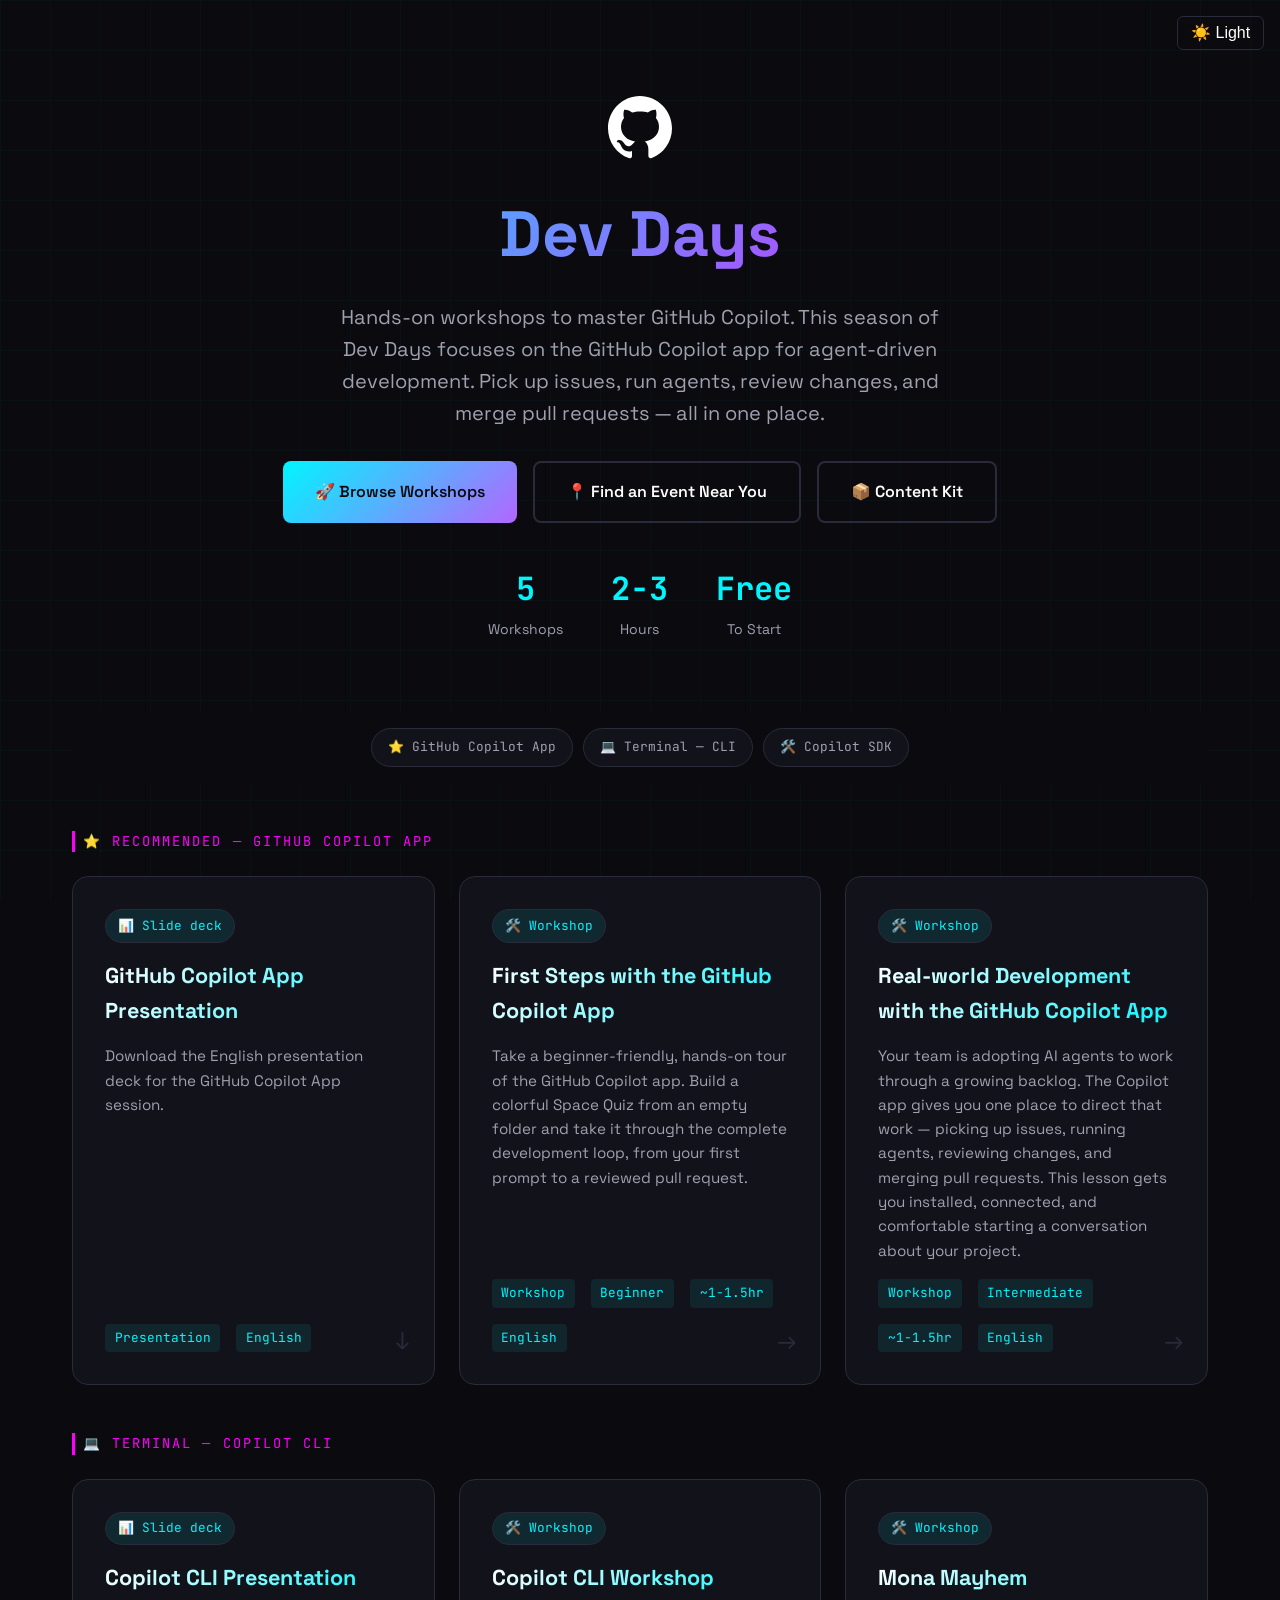
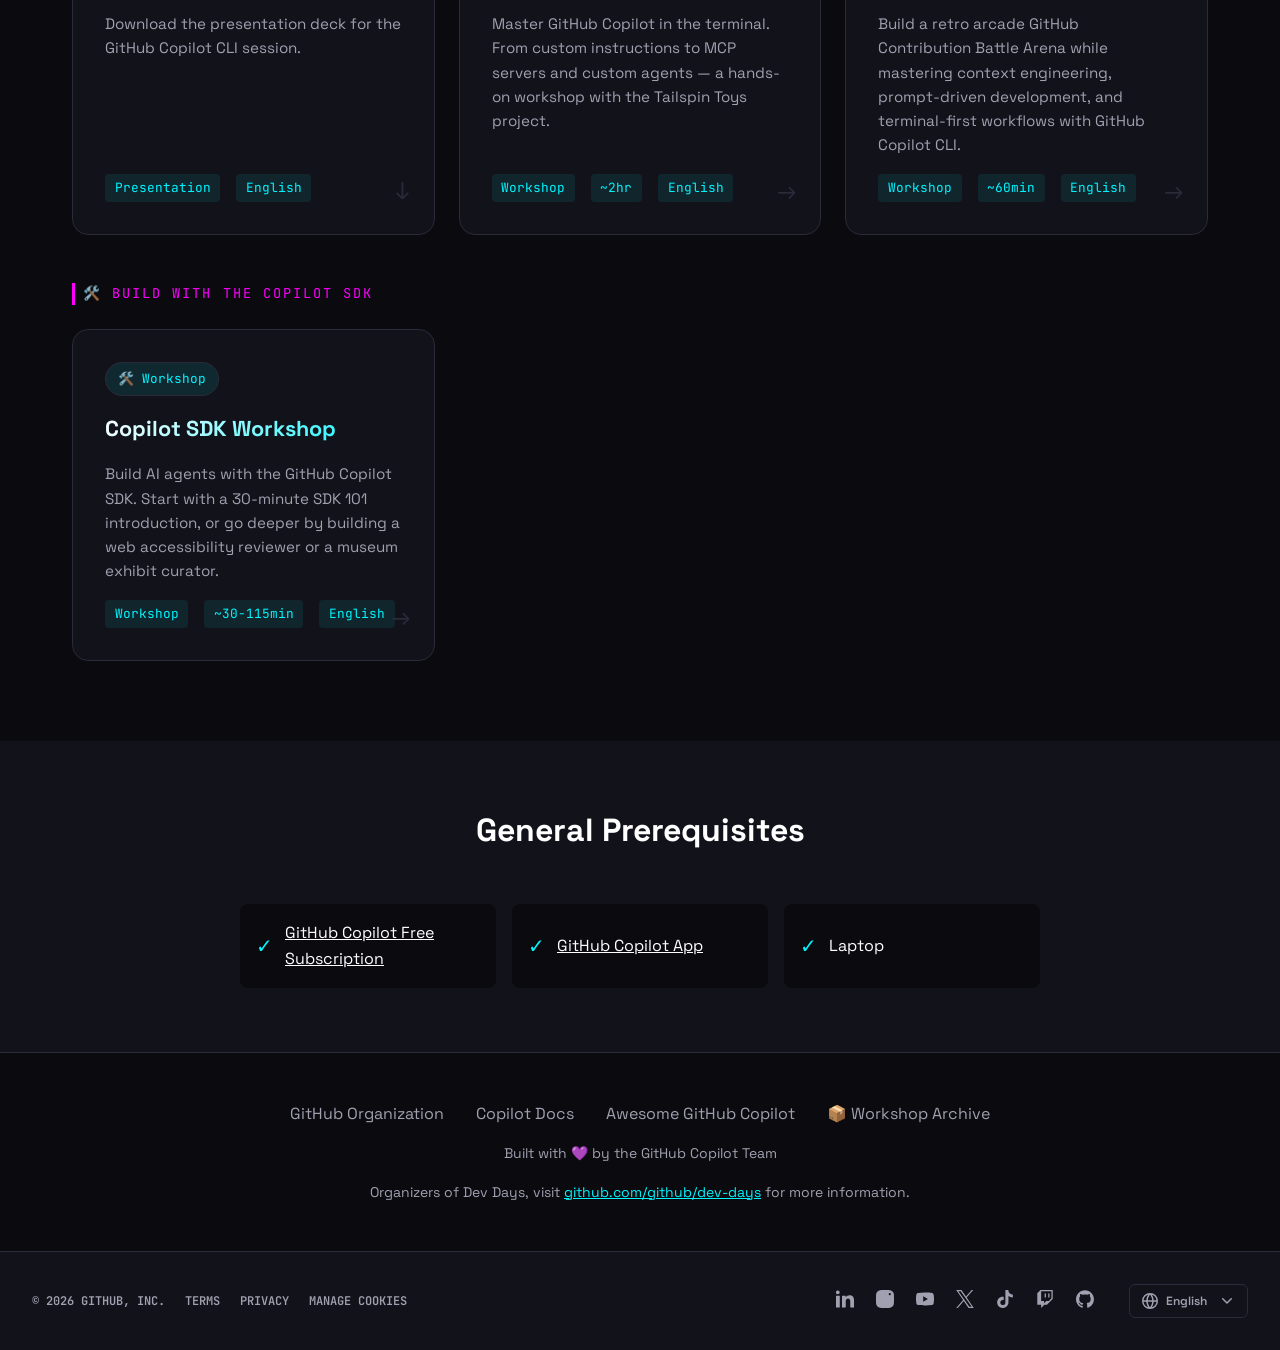
<file: website/index.html>
<!DOCTYPE html>
<html lang="en">
<head>
    <meta charset="UTF-8">
    <meta name="viewport" content="width=device-width, initial-scale=1.0">
    <title>Dev Days</title>
    <link rel="preconnect" href="https://fonts.googleapis.com">
    <link href="https://fonts.googleapis.com/css2?family=Space+Grotesk:wght@400;500;600;700&family=JetBrains+Mono:wght@400;600&display=swap" rel="stylesheet">
    <link rel="stylesheet" href="styles.css">
    <link rel="stylesheet" href="light-theme.css">
    <script src="theme-toggle.js"></script>
    <script src="github-cookie-consent.js" defer></script>
    <link rel="alternate" hreflang="en" href="https://copilot-dev-days.github.io/">
    <link rel="alternate" hreflang="pt-BR" href="https://copilot-dev-days.github.io/pt_BR/">
    <link rel="alternate" hreflang="es" href="https://copilot-dev-days.github.io/es/">
    <link rel="alternate" hreflang="ko" href="https://copilot-dev-days.github.io/ko/">
    <link rel="alternate" hreflang="x-default" href="https://copilot-dev-days.github.io/">
    <style>
        .workshop-grid { display: grid; grid-template-columns: repeat(auto-fill, minmax(340px, 1fr)); gap: 1.5rem; max-width: 1200px; margin: 0 auto; }
        .workshop-card { background: var(--bg-card); border: 1px solid var(--border-color); border-radius: 16px; padding: 2rem; text-decoration: none; color: inherit; transition: all 0.3s ease; display: flex; flex-direction: column; gap: 1rem; position: relative; overflow: hidden; }
        .workshop-card:hover { border-color: var(--neon-magenta); transform: translateY(-6px); box-shadow: 0 20px 60px rgba(255,0,255,0.15); }
        .workshop-card::before { content: ''; position: absolute; top: 0; left: 0; right: 0; height: 3px; background: linear-gradient(90deg, var(--neon-cyan), var(--neon-magenta)); opacity: 0; transition: opacity 0.3s ease; }
        .workshop-card:hover::before { opacity: 1; }
        .card-badge { display: inline-block; padding: 0.35rem 0.75rem; background: rgba(0,245,255,0.1); border: 1px solid var(--border-color); border-radius: 50px; font-size: 0.8rem; color: var(--neon-cyan); font-family: 'JetBrains Mono', monospace; width: fit-content; }
        .card-title { font-size: 1.35rem; font-weight: 700; background: linear-gradient(135deg, var(--text-primary), var(--neon-cyan)); -webkit-background-clip: text; -webkit-text-fill-color: transparent; background-clip: text; }
        .card-desc { color: var(--text-secondary); font-size: 0.95rem; line-height: 1.6; flex: 1; }
        .card-meta { display: flex; gap: 1rem; flex-wrap: wrap; margin-top: auto; }
        .card-tag { font-family: 'JetBrains Mono', monospace; font-size: 0.8rem; color: var(--neon-cyan); padding: 0.25rem 0.6rem; background: rgba(0,245,255,0.08); border-radius: 4px; }
        .card-arrow { position: absolute; bottom: 1.5rem; right: 1.5rem; font-size: 1.5rem; color: var(--border-color); transition: all 0.3s ease; }
        .workshop-card:hover .card-arrow { color: var(--neon-magenta); transform: translateX(4px); }
        .section-subtitle { text-align: center; color: var(--text-secondary); max-width: 700px; margin: -1.5rem auto 3rem; font-size: 1.1rem; }
        .category-label { font-size: 0.85rem; text-transform: uppercase; letter-spacing: 0.15em; color: var(--neon-magenta); font-family: 'JetBrains Mono', monospace; margin-bottom: 1.5rem; padding-left: 0.5rem; border-left: 3px solid var(--neon-magenta); }
        .category-section { margin-bottom: 3rem; scroll-margin-top: 5rem; }
        .learn-labs-intro { text-align: left; margin: 0 0 1.5rem; color: var(--text-secondary); font-size: 1rem; line-height: 1.6; }
        .category-nav { display: flex; flex-wrap: wrap; justify-content: center; gap: 0.6rem; max-width: 1200px; margin: 0 auto 3rem; padding: 0 2rem; position: sticky; top: 0; z-index: 100; background: var(--bg-dark); padding-top: 1rem; padding-bottom: 1rem; }
        [data-theme="light"] .category-nav { background: var(--bg-dark); }
        .category-pill { display: inline-flex; align-items: center; gap: 0.4rem; padding: 0.5rem 1rem; background: var(--bg-card); border: 1px solid var(--border-color); border-radius: 50px; color: var(--text-secondary); font-family: 'JetBrains Mono', monospace; font-size: 0.8rem; text-decoration: none; transition: all 0.3s ease; cursor: pointer; white-space: nowrap; }
        .category-pill:hover, .category-pill.active { border-color: var(--neon-cyan); color: var(--neon-cyan); background: rgba(0,245,255,0.08); }
        @media (max-width: 768px) { .category-nav { gap: 0.4rem; } .category-pill { font-size: 0.7rem; padding: 0.4rem 0.75rem; } }
        .org-link { display: inline-flex; align-items: center; gap: 0.5rem; color: var(--text-secondary); text-decoration: none; font-size: 0.9rem; transition: color 0.3s ease; }
        .org-link:hover { color: var(--neon-cyan); }
        .org-link svg { width: 20px; height: 20px; fill: currentColor; }
        @media (max-width: 768px) {
            .workshop-grid { grid-template-columns: 1fr; }
        }
    </style>
</head>
<body>
    <div style="position:fixed;top:1rem;right:1rem;z-index:1000;display:flex;gap:0.5rem;align-items:center;">
        <button class="theme-toggle" onclick="toggleTheme()">☀️ Light</button>
    </div>

    <section class="hero">
        <div class="container">
            <div class="hero-logo" aria-hidden="true">
                <img class="github-mark-dark" src="assets/github-mark-white.svg" alt="" width="98" height="96">
                <img class="github-mark-light" src="assets/github-mark-black.svg" alt="" width="98" height="96">
            </div>
            <h1>Dev Days</h1>
            <p class="hero-subtitle">Hands-on workshops to master GitHub Copilot. This season of Dev Days focuses on the GitHub Copilot app for agent-driven development. Pick up issues, run agents, review changes, and merge pull requests — all in one place.</p>
            <div class="hero-cta">
                <a href="#workshops" class="btn btn-primary">🚀 Browse Workshops</a>
                <a href="https://gh.io/dev-days/calendar" class="btn btn-secondary" target="_blank">📍 Find an Event Near You</a>
                <a href="https://github.com/github/dev-days" class="btn btn-secondary" target="_blank">📦 Content Kit</a>
            </div>
            <div class="stats">
                <div class="stat">
                    <div class="stat-value">5</div>
                    <div class="stat-label">Workshops</div>
                </div>
                <div class="stat">
                    <div class="stat-value">2-3</div>
                    <div class="stat-label">Hours</div>
                </div>
                <div class="stat">
                    <div class="stat-value">Free</div>
                    <div class="stat-label">To Start</div>
                </div>
            </div>
        </div>
    </section>

    <section class="features" id="workshops">
        <div class="container">
            <nav class="category-nav" aria-label="Workshop categories">
                <a href="#cat-copilot-app" class="category-pill">⭐ GitHub Copilot App</a>
                <a href="#cat-terminal" class="category-pill">💻 Terminal — CLI</a>
                <a href="#cat-sdk" class="category-pill">🛠️ Copilot SDK</a>
            </nav>

            <div class="category-section" id="cat-copilot-app">
                <div class="category-label">⭐ Recommended — GitHub Copilot App</div>
                <div class="workshop-grid">
                    <a href="https://github.com/github/dev-days/releases/download/2026-07-30/copilot-app-english.pptx" class="workshop-card">
                        <span class="card-badge">📊 Slide deck</span>
                        <div class="card-title">GitHub Copilot App Presentation</div>
                        <p class="card-desc">Download the English presentation deck for the GitHub Copilot App session.</p>
                        <div class="card-meta">
                            <span class="card-tag">Presentation</span>
                            <span class="card-tag">English</span>
                        </div>
                        <span class="card-arrow">↓</span>
                    </a>
                    <a href="https://github-samples.github.io/copilot-workshops/first-steps/copilot-app/" class="workshop-card">
                        <span class="card-badge">🛠️ Workshop</span>
                        <div class="card-title">First Steps with the GitHub Copilot App</div>
                        <p class="card-desc">Take a beginner-friendly, hands-on tour of the GitHub Copilot app. Build a colorful Space Quiz from an empty folder and take it through the complete development loop, from your first prompt to a reviewed pull request.</p>
                        <div class="card-meta">
                            <span class="card-tag">Workshop</span>
                            <span class="card-tag">Beginner</span>
                            <span class="card-tag">~1-1.5hr</span>
                            <span class="card-tag">English</span>
                        </div>
                        <span class="card-arrow">→</span>
                    </a>
                    <a href="https://github-samples.github.io/copilot-workshops/real-world-development/app/" class="workshop-card">
                        <span class="card-badge">🛠️ Workshop</span>
                        <div class="card-title">Real-world Development with the GitHub Copilot App</div>
                        <p class="card-desc">Your team is adopting AI agents to work through a growing backlog. The Copilot app gives you one place to direct that work — picking up issues, running agents, reviewing changes, and merging pull requests. This lesson gets you installed, connected, and comfortable starting a conversation about your project.</p>
                        <div class="card-meta">
                            <span class="card-tag">Workshop</span>
                            <span class="card-tag">Intermediate</span>
                            <span class="card-tag">~1-1.5hr</span>
                            <span class="card-tag">English</span>
                        </div>
                        <span class="card-arrow">→</span>
                    </a>
                </div>
            </div>

            <div class="category-section" id="cat-terminal">
                <div class="category-label">💻 Terminal — Copilot CLI</div>
                <div class="workshop-grid">
                    <a href="https://github.com/github/dev-days/releases/download/2026-07-30/copilot-CLI.pptx" class="workshop-card">
                        <span class="card-badge">📊 Slide deck</span>
                        <div class="card-title">Copilot CLI Presentation</div>
                        <p class="card-desc">Download the presentation deck for the GitHub Copilot CLI session.</p>
                        <div class="card-meta">
                            <span class="card-tag">Presentation</span>
                           <span class="card-tag">English</span>
                       </div>
                       <span class="card-arrow">↓</span>
                    </a>
                    <a href="https://gh.io/dev-days/workshop/cli" class="workshop-card">
                        <span class="card-badge">🛠️ Workshop</span>
                        <div class="card-title">Copilot CLI Workshop</div>
                        <p class="card-desc">Master GitHub Copilot in the terminal. From custom instructions to MCP servers and custom agents — a hands-on workshop with the Tailspin Toys project.</p>
                        <div class="card-meta">
                            <span class="card-tag">Workshop</span>
                            <span class="card-tag">~2hr</span>
                            <span class="card-tag">English</span>
                        </div>
                        <span class="card-arrow">→</span>
                    </a>
                    <a href="https://copilot-dev-days.github.io/mona-mayhem/?track=cli" class="workshop-card">
                        <span class="card-badge">🛠️ Workshop</span>
                        <div class="card-title">Mona Mayhem</div>
                        <p class="card-desc">Build a retro arcade GitHub Contribution Battle Arena while mastering context engineering, prompt-driven development, and terminal-first workflows with GitHub Copilot CLI.</p>
                        <div class="card-meta">
                            <span class="card-tag">Workshop</span>
                            <span class="card-tag">~60min</span>
                            <span class="card-tag">English</span>
                        </div>
                        <span class="card-arrow">→</span>
                    </a>
                </div>
            </div>

            <div class="category-section" id="cat-sdk">
                <div class="category-label">🛠️ Build with the Copilot SDK</div>
                <div class="workshop-grid">
                    <a href="https://github.github.com/copilot-sdk-workshop/" class="workshop-card">
                        <span class="card-badge">🛠️ Workshop</span>
                        <div class="card-title">Copilot SDK Workshop</div>
                        <p class="card-desc">Build AI agents with the GitHub Copilot SDK. Start with a 30-minute SDK 101 introduction, or go deeper by building a web accessibility reviewer or a museum exhibit curator.</p>
                        <div class="card-meta">
                            <span class="card-tag">Workshop</span>
                            <span class="card-tag">~30-115min</span>
                            <span class="card-tag">English</span>
                        </div>
                        <span class="card-arrow">→</span>
                    </a>
                </div>
            </div>
        </div>
    </section>

    <section class="prereqs">
        <div class="container">
            <h2 class="section-title">General Prerequisites</h2>
            <div class="prereqs-grid">
                <div class="prereq-item">
                    <span class="prereq-check">✓</span>
                    <span><a href="https://aka.ms/get-github-copilot-devdays" target="_blank" style="color:inherit;text-decoration:underline;">GitHub Copilot Free Subscription</a></span>
                </div>
                <div class="prereq-item">
                    <span class="prereq-check">✓</span>
                    <span><a href="https://gh.io/dev-days/app" target="_blank" style="color:inherit;text-decoration:underline;">GitHub Copilot App</a></span>
                </div>
                <div class="prereq-item">
                    <span class="prereq-check">✓</span>
                    <span>Laptop</span>
                </div>
            </div>
        </div>
    </section>

    <footer>
        <div class="container">
            <div class="footer-links">
                <a href="https://github.com/github/dev-days" target="_blank">GitHub Organization</a>
                <a href="https://docs.github.com/en/copilot" target="_blank">Copilot Docs</a>
                <a href="https://awesome-copilot.github.com/" target="_blank">Awesome GitHub Copilot</a>
                <a href="archive.html">📦 Workshop Archive</a>
            </div>
            <p class="footer-credit">Built with 💜 by the GitHub Copilot Team</p>
            <p class="footer-credit" style="margin-top: 1rem;">Organizers of Dev Days, visit <a href="https://github.com/github/dev-days" target="_blank" style="color: var(--neon-cyan);">github.com/github/dev-days</a> for more information.</p>
        </div>
        <div class="subfooter-bar">
            <div class="subfooter">
                <nav aria-label="Legal and Resource Links" class="subfooter-legal-nav">
                    <ul class="subfooter-legal">
                        <li class="subfooter-copyright"><time datetime="2026">© 2026 GitHub, Inc.</time></li>
                        <li><a href="https://docs.github.com/site-policy/github-terms/github-terms-of-service">Terms</a></li>
                        <li><a href="https://docs.github.com/site-policy/privacy-policies/github-privacy-statement">Privacy</a></li>
                        <li>
                            <!-- Hydrated by the dotcom asset pipeline to open GitHub's shared OneTrust UI. -->
                            <cookie-consent-link>
                                <button
                                    type="button"
                                    class="cookie-button"
                                    data-action="click:cookie-consent-link#showConsentManagement"
                                    data-analytics-event='{"location":"footer","tag":"link","action":"cookies","context":"subfooter"}'
                                >Manage cookies</button>
                            </cookie-consent-link>
                        </li>
                    </ul>
                </nav>
                <div class="subfooter-social-and-locale">
                    <nav aria-label="GitHub's Social Media Links">
                        <ul class="social-links">
                        <li>
                            <a href="https://www.linkedin.com/company/github" aria-label="GitHub on LinkedIn">
                                <svg viewBox="0 0 19 18" aria-hidden="true"><path d="M3.94 2A2 2 0 1 1 2 0a2 2 0 0 1 1.94 2zM4 5.48H0V18h4zm6.32 0H6.34V18h3.94v-6.57c0-3.66 4.77-4 4.77 0V18H19v-7.93c0-6.17-7.06-5.94-8.72-2.91z"/></svg>
                            </a>
                        </li>
                        <li>
                            <a href="https://www.instagram.com/github" aria-label="GitHub on Instagram">
                                <svg viewBox="0 0 24 24" aria-hidden="true"><path d="M12 0C8.74 0 8.33.02 7.05.07 5.78.13 4.91.33 4.14.63c-.79.31-1.46.72-2.13 1.38S.94 3.35.63 4.14C.33 4.91.13 5.78.07 7.05.01 8.33 0 8.74 0 12s.02 3.67.07 4.95c.06 1.28.26 2.15.56 2.91.31.79.72 1.46 1.38 2.13s1.34 1.08 2.13 1.38c.77.3 1.64.5 2.91.56C8.33 23.99 8.74 24 12 24s3.67-.02 4.95-.07c1.28-.06 2.15-.26 2.91-.56.79-.31 1.46-.72 2.13-1.38s1.08-1.34 1.38-2.13c.3-.77.5-1.64.56-2.91.06-1.28.07-1.69.07-4.95s-.02-3.67-.07-4.95c-.06-1.28-.26-2.15-.56-2.91-.31-.79-.72-1.46-1.38-2.13S20.65.94 19.86.63c-.77-.3-1.64-.5-2.91-.56C15.67.01 15.26 0 12 0zm0 5.84A6.16 6.16 0 1 0 12 18.16 6.16 6.16 0 0 0 12 5.84zm0 10.16a4 4 0 1 1 0-8 4 4 0 0 1 0 8zm7.85-10.41a1.44 1.44 0 1 1-2.88 0 1.44 1.44 0 0 1 2.88 0z"/></svg>
                            </a>
                        </li>
                        <li>
                            <a href="https://www.youtube.com/github" aria-label="GitHub on YouTube">
                                <svg viewBox="0 0 19.17 13.6" aria-hidden="true"><path d="M18.77 2.13A2.4 2.4 0 0 0 17.09.42C15.59 0 9.58 0 9.58 0a57.55 57.55 0 0 0-7.5.4A2.49 2.49 0 0 0 .39 2.13 26.27 26.27 0 0 0 0 6.8a26.15 26.15 0 0 0 .39 4.67 2.43 2.43 0 0 0 1.69 1.71c1.52.42 7.5.42 7.5.42a57.69 57.69 0 0 0 7.51-.4 2.4 2.4 0 0 0 1.68-1.71 25.63 25.63 0 0 0 .4-4.67 24 24 0 0 0-.4-4.69zM7.67 9.71V3.89l5 2.91z"/></svg>
                            </a>
                        </li>
                        <li>
                            <a href="https://x.com/github" aria-label="GitHub on X">
                                <svg viewBox="0 0 1200 1227" aria-hidden="true"><path d="M714.16 519.28 1160.89 0h-105.86L667.14 450.89 357.33 0H0l468.49 681.82L0 1226.37h105.87l409.62-476.15 327.18 476.15H1200L714.14 519.28h.02ZM569.17 687.83 144.01 79.69h162.6l752.47 1070.61H892.48L569.17 687.83Z"/></svg>
                            </a>
                        </li>
                        <li>
                            <a href="https://www.tiktok.com/@github" aria-label="GitHub on TikTok">
                                <svg viewBox="0 0 24 24" aria-hidden="true"><path d="M12.53.02c1.31-.02 2.61-.01 3.91-.02.08 1.53.63 3.09 1.75 4.17 1.12 1.11 2.7 1.62 4.24 1.79v4.03c-1.44-.05-2.89-.35-4.2-.97-.57-.26-1.1-.59-1.62-.93-.01 2.92.01 5.84-.02 8.75-.08 1.4-.54 2.79-1.35 3.94-1.31 1.92-3.58 3.17-5.91 3.21-1.43.08-2.86-.31-4.08-1.03-2.02-1.19-3.44-3.37-3.65-5.71-.02-.5-.03-1-.01-1.49.18-1.9 1.12-3.72 2.58-4.96 1.66-1.44 3.98-2.13 6.15-1.72.02 1.48-.04 2.96-.04 4.44-.99-.32-2.15-.23-3.02.37-.63.41-1.11 1.04-1.36 1.75-.21.51-.15 1.07-.14 1.61.24 1.64 1.82 3.02 3.5 2.87 1.12-.01 2.19-.66 2.77-1.61.19-.33.4-.67.41-1.06.1-1.79.06-3.57.07-5.36.01-4.03-.01-8.05.02-12.07z"/></svg>
                            </a>
                        </li>
                        <li>
                            <a href="https://www.twitch.tv/github" aria-label="GitHub on Twitch">
                                <svg viewBox="0 0 24 24" aria-hidden="true"><path d="M11.57 4.71h1.72v5.15h-1.72zm4.72 0H18v5.15h-1.71zM6 0 1.71 4.29v15.42h5.15V24l4.28-4.29h3.43L22.29 12V0zm14.57 11.14-3.43 3.43h-3.43l-3 3v-3H6.86V1.71h13.71Z"/></svg>
                            </a>
                        </li>
                        <li>
                            <a href="https://github.com/github" aria-label="GitHub's organization on GitHub">
                                <svg viewBox="0 0 98 96" aria-hidden="true"><path d="M48.85 0C21.84 0 0 22 0 49.22c0 21.75 13.99 40.17 33.41 46.69 2.42.49 3.31-1.06 3.31-2.36 0-1.14-.08-5.05-.08-9.13-13.59 2.94-16.42-5.87-16.42-5.87-2.18-5.7-5.42-7.17-5.42-7.17-4.45-3.01.33-3.01.33-3.01 4.93.32 7.52 5.05 7.52 5.05 4.37 7.5 11.4 5.38 14.24 4.07.4-3.18 1.7-5.38 3.07-6.6-10.84-1.14-22.24-5.38-22.24-24.28 0-5.38 1.94-9.78 5.01-13.2-.48-1.22-2.18-6.28.49-13.04 0 0 4.12-1.3 13.42 5.05a46.97 46.97 0 0 1 12.22-1.63c4.12 0 8.33.57 12.21 1.63 9.3-6.35 13.43-5.05 13.43-5.05 2.67 6.76.97 11.82.48 13.04 3.16 3.42 5.02 7.82 5.02 13.2 0 18.9-11.4 23.06-22.32 24.28 1.78 1.55 3.31 4.48 3.31 9.13 0 6.6-.08 11.9-.08 13.53 0 1.3.89 2.85 3.32 2.36 19.41-6.52 33.4-24.94 33.4-46.69C97.71 22 75.79 0 48.85 0z"/></svg>
                            </a>
                        </li>
                        </ul>
                    </nav>
                    <div class="locale-picker" id="localePicker">
                        <button type="button" class="locale-toggle footer-locale-toggle" aria-haspopup="listbox" aria-expanded="false" aria-controls="locale-options" aria-label="Select language">
                            <svg class="locale-globe" viewBox="0 0 16 16" aria-hidden="true"><path d="M8 0a8 8 0 1 1 0 16A8 8 0 0 1 8 0ZM5.78 8.75a9.64 9.64 0 0 0 1.36 4.18c.26.43.55.83.86 1.21.25-.3.55-.7.86-1.21a9.64 9.64 0 0 0 1.36-4.18Zm4.44-1.5a9.64 9.64 0 0 0-1.36-4.18A9.93 9.93 0 0 0 8 1.86a9.93 9.93 0 0 0-.86 1.21A9.64 9.64 0 0 0 5.78 7.25Zm-5.94 1.5H1.54a6.51 6.51 0 0 0 4.67 5.5c-.12-.18-.24-.37-.35-.55-.72-1.19-1.44-2.88-1.58-4.95Zm-2.74-1.5h2.74c.14-2.07.86-3.76 1.58-4.95.12-.2.23-.38.35-.55a6.51 6.51 0 0 0-4.67 5.5Zm10.18 1.5c-.14 2.07-.86 3.76-1.58 4.95-.12.2-.23.38-.35.55a6.51 6.51 0 0 0 4.67-5.5Zm2.74-1.5a6.51 6.51 0 0 0-4.67-5.5c.12.18.24.37.35.55.72 1.19 1.44 2.88 1.58 4.95Z"/></svg>
                            <span class="locale-current">English</span>
                            <svg class="locale-chevron" viewBox="0 0 16 16" aria-hidden="true"><path d="M12.78 5.22a.75.75 0 0 1 0 1.06l-4.25 4.25a.75.75 0 0 1-1.06 0L3.22 6.28a.75.75 0 1 1 1.06-1.06L8 8.94l3.72-3.72a.75.75 0 0 1 1.06 0Z"/></svg>
                        </button>
                        <ul id="locale-options" role="listbox" aria-label="Language">
                            <li role="option" data-locale="en" aria-selected="true" class="active">🇬🇧 English</li>
                            <li role="option" data-locale="es" aria-selected="false">🇪🇸 Español</li>
                            <li role="option" data-locale="pt-BR" aria-selected="false">🇧🇷 Português (Brasil)</li>
                            <li role="option" data-locale="ko" aria-selected="false">🇰🇷 한국어</li>
                        </ul>
                    </div>
                </div>
            </div>
        </div>
    </footer>
    <ghcc-consent
        id="ghcc"
        data-locale="en"
        data-initial-cookie-consent-allowed=""
        data-cookie-consent-required="false"
        style="position:fixed;bottom:0;left:0;z-index:999999"
    ></ghcc-consent>
    <script>
        document.querySelectorAll('.category-pill').forEach(pill => {
            pill.addEventListener('click', e => {
                e.preventDefault();
                const target = document.querySelector(pill.getAttribute('href'));
                if (target) target.scrollIntoView({ behavior: 'smooth' });
            });
        });
        const pills = document.querySelectorAll('.category-pill');
        const sections = document.querySelectorAll('.category-section[id]');
        window.addEventListener('scroll', () => {
            let current = '';
            sections.forEach(s => { if (window.scrollY >= s.offsetTop - 120) current = s.id; });
            pills.forEach(p => p.classList.toggle('active', p.getAttribute('href') === '#' + current));
        });
    </script>
    <script src="locale-picker.js"></script>
</body>
</html>
</file>
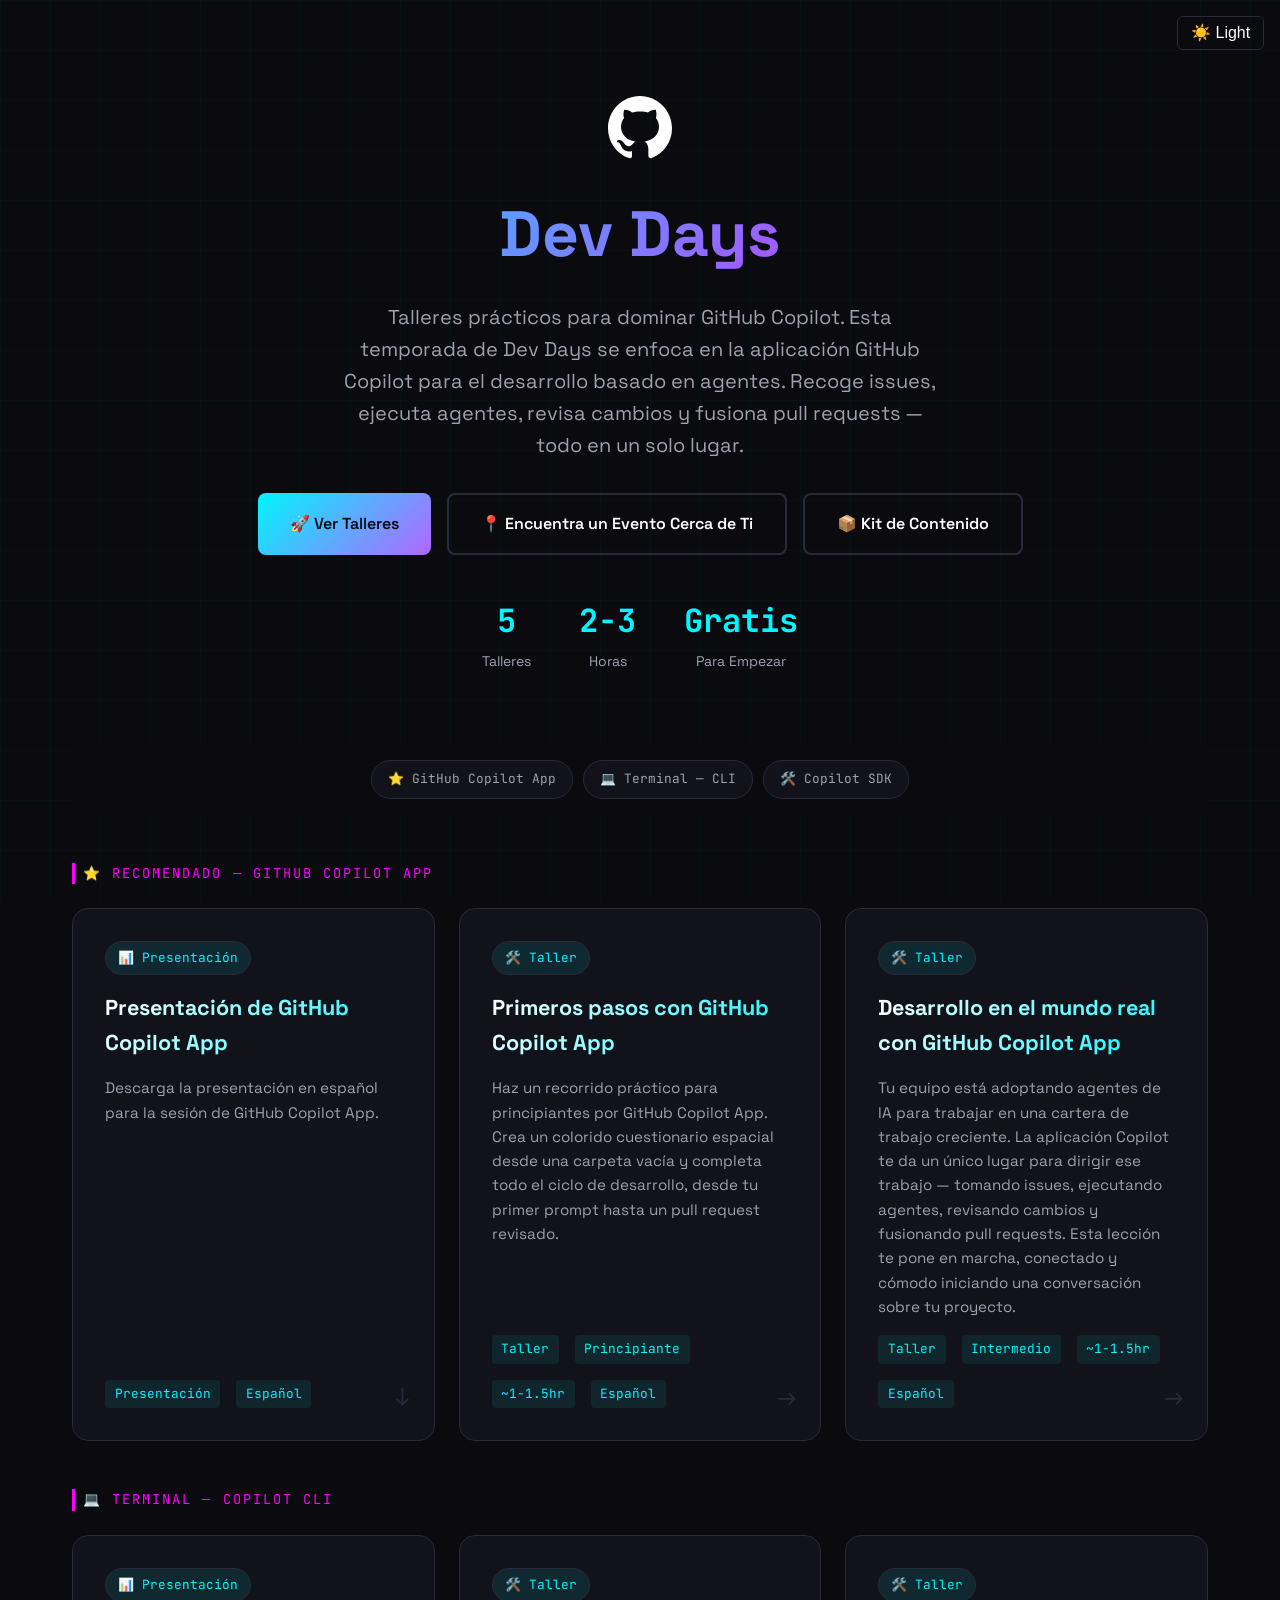
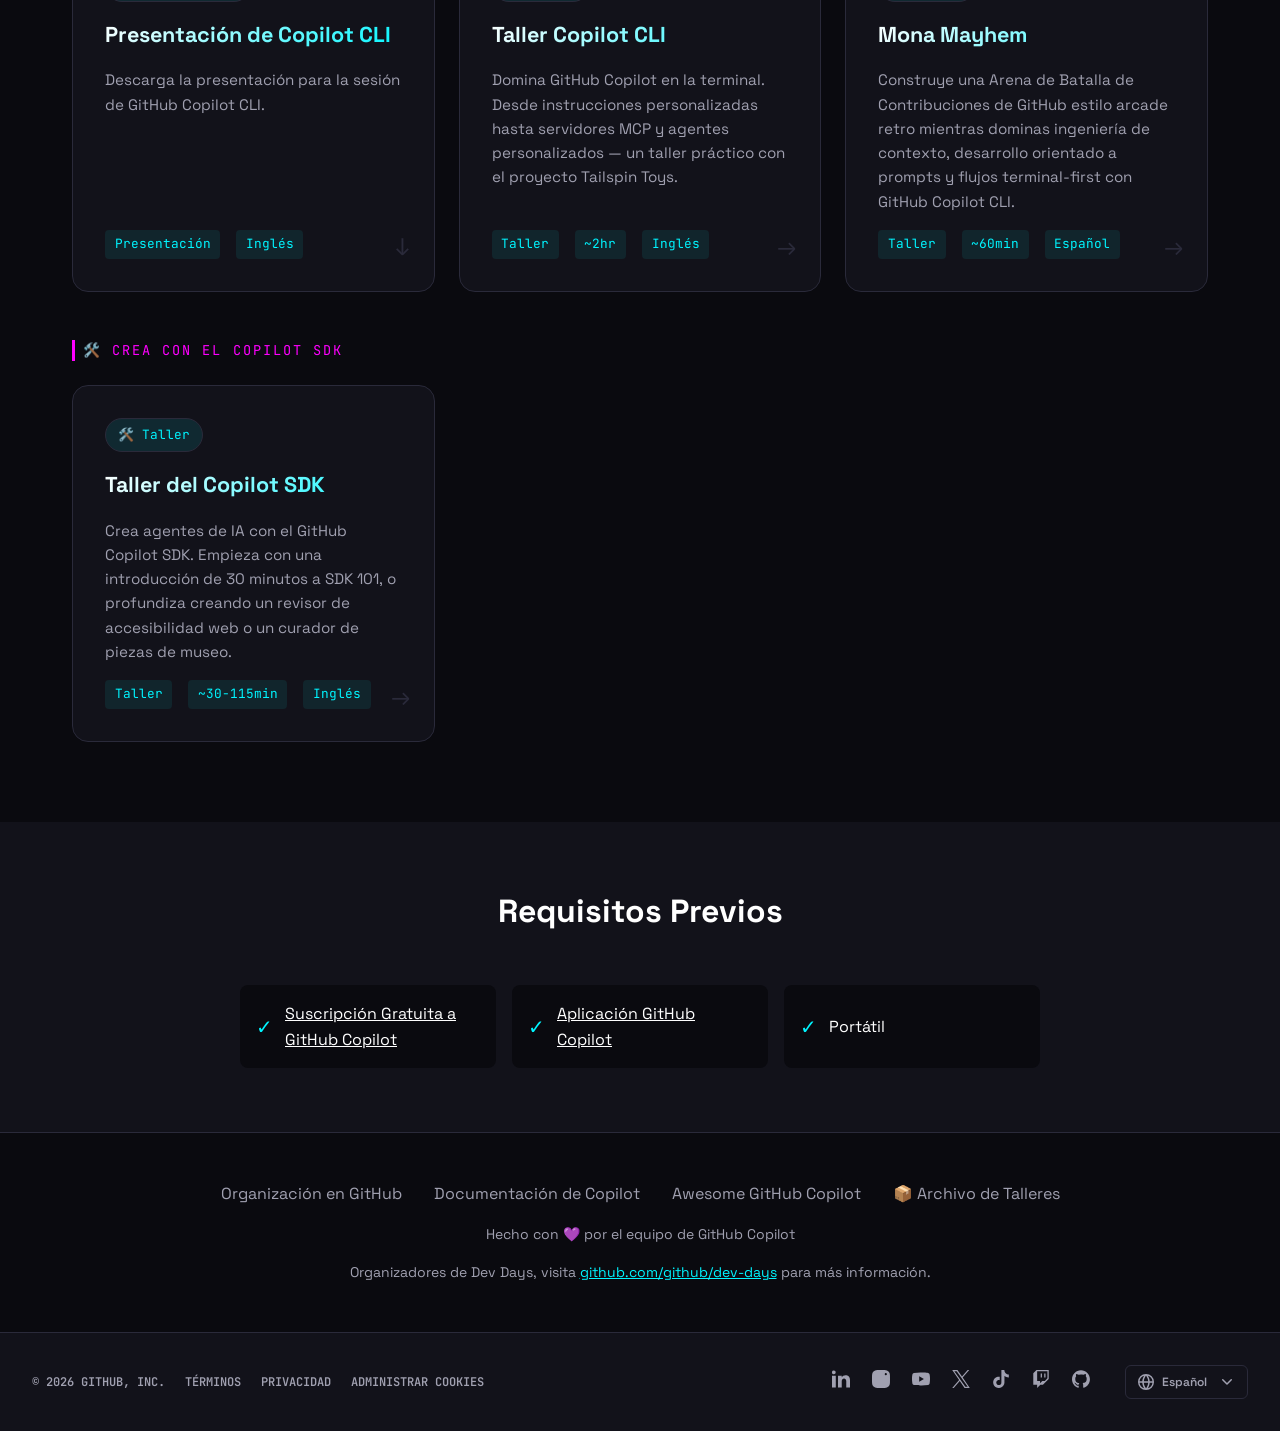
<file: website/es/index.html>
<!DOCTYPE html>
<html lang="es">
<head>
    <meta charset="UTF-8">
    <meta name="viewport" content="width=device-width, initial-scale=1.0">
    <title>Dev Days</title>
    <link rel="preconnect" href="https://fonts.googleapis.com">
    <link href="https://fonts.googleapis.com/css2?family=Space+Grotesk:wght@400;500;600;700&family=JetBrains+Mono:wght@400;600&display=swap" rel="stylesheet">
    <link rel="stylesheet" href="../styles.css">
    <link rel="stylesheet" href="../light-theme.css">
    <script src="../theme-toggle.js"></script>
    <script src="../github-cookie-consent.js" defer></script>
    <link rel="alternate" hreflang="en" href="https://copilot-dev-days.github.io/">
    <link rel="alternate" hreflang="pt-BR" href="https://copilot-dev-days.github.io/pt_BR/">
    <link rel="alternate" hreflang="es" href="https://copilot-dev-days.github.io/es/">
    <link rel="alternate" hreflang="ko" href="https://copilot-dev-days.github.io/ko/">
    <link rel="alternate" hreflang="x-default" href="https://copilot-dev-days.github.io/">
    <style>
        .workshop-grid { display: grid; grid-template-columns: repeat(auto-fill, minmax(340px, 1fr)); gap: 1.5rem; max-width: 1200px; margin: 0 auto; }
        .workshop-card { background: var(--bg-card); border: 1px solid var(--border-color); border-radius: 16px; padding: 2rem; text-decoration: none; color: inherit; transition: all 0.3s ease; display: flex; flex-direction: column; gap: 1rem; position: relative; overflow: hidden; }
        .workshop-card:hover { border-color: var(--neon-magenta); transform: translateY(-6px); box-shadow: 0 20px 60px rgba(255,0,255,0.15); }
        .workshop-card::before { content: ''; position: absolute; top: 0; left: 0; right: 0; height: 3px; background: linear-gradient(90deg, var(--neon-cyan), var(--neon-magenta)); opacity: 0; transition: opacity 0.3s ease; }
        .workshop-card:hover::before { opacity: 1; }
        .card-badge { display: inline-block; padding: 0.35rem 0.75rem; background: rgba(0,245,255,0.1); border: 1px solid var(--border-color); border-radius: 50px; font-size: 0.8rem; color: var(--neon-cyan); font-family: 'JetBrains Mono', monospace; width: fit-content; }
        .card-title { font-size: 1.35rem; font-weight: 700; background: linear-gradient(135deg, var(--text-primary), var(--neon-cyan)); -webkit-background-clip: text; -webkit-text-fill-color: transparent; background-clip: text; }
        .card-desc { color: var(--text-secondary); font-size: 0.95rem; line-height: 1.6; flex: 1; }
        .card-meta { display: flex; gap: 1rem; flex-wrap: wrap; margin-top: auto; }
        .card-tag { font-family: 'JetBrains Mono', monospace; font-size: 0.8rem; color: var(--neon-cyan); padding: 0.25rem 0.6rem; background: rgba(0,245,255,0.08); border-radius: 4px; }
        .card-arrow { position: absolute; bottom: 1.5rem; right: 1.5rem; font-size: 1.5rem; color: var(--border-color); transition: all 0.3s ease; }
        .workshop-card:hover .card-arrow { color: var(--neon-magenta); transform: translateX(4px); }
        .section-subtitle { text-align: center; color: var(--text-secondary); max-width: 700px; margin: -1.5rem auto 3rem; font-size: 1.1rem; }
        .category-label { font-size: 0.85rem; text-transform: uppercase; letter-spacing: 0.15em; color: var(--neon-magenta); font-family: 'JetBrains Mono', monospace; margin-bottom: 1.5rem; padding-left: 0.5rem; border-left: 3px solid var(--neon-magenta); }
        .category-section { margin-bottom: 3rem; scroll-margin-top: 5rem; }
        .learn-labs-intro { text-align: left; margin: 0 0 1.5rem; color: var(--text-secondary); font-size: 1rem; line-height: 1.6; }
        .category-nav { display: flex; flex-wrap: wrap; justify-content: center; gap: 0.6rem; max-width: 1200px; margin: 0 auto 3rem; padding: 0 2rem; position: sticky; top: 0; z-index: 100; background: var(--bg-dark); padding-top: 1rem; padding-bottom: 1rem; }
        [data-theme="light"] .category-nav { background: var(--bg-dark); }
        .category-pill { display: inline-flex; align-items: center; gap: 0.4rem; padding: 0.5rem 1rem; background: var(--bg-card); border: 1px solid var(--border-color); border-radius: 50px; color: var(--text-secondary); font-family: 'JetBrains Mono', monospace; font-size: 0.8rem; text-decoration: none; transition: all 0.3s ease; cursor: pointer; white-space: nowrap; }
        .category-pill:hover, .category-pill.active { border-color: var(--neon-cyan); color: var(--neon-cyan); background: rgba(0,245,255,0.08); }
        @media (max-width: 768px) { .category-nav { gap: 0.4rem; } .category-pill { font-size: 0.7rem; padding: 0.4rem 0.75rem; } }
        .org-link { display: inline-flex; align-items: center; gap: 0.5rem; color: var(--text-secondary); text-decoration: none; font-size: 0.9rem; transition: color 0.3s ease; }
        .org-link:hover { color: var(--neon-cyan); }
        .org-link svg { width: 20px; height: 20px; fill: currentColor; }
        @media (max-width: 768px) {
            .workshop-grid { grid-template-columns: 1fr; }
        }
    </style>
</head>
<body>
    <div style="position:fixed;top:1rem;right:1rem;z-index:1000;display:flex;gap:0.5rem;align-items:center;">
        <button class="theme-toggle" onclick="toggleTheme()">☀️ Light</button>
    </div>

    <section class="hero">
        <div class="container">
            <div class="hero-logo" aria-hidden="true">
                <img class="github-mark-dark" src="../assets/github-mark-white.svg" alt="" width="98" height="96">
                <img class="github-mark-light" src="../assets/github-mark-black.svg" alt="" width="98" height="96">
            </div>
            <h1>Dev Days</h1>
            <p class="hero-subtitle">Talleres prácticos para dominar GitHub Copilot. Esta temporada de Dev Days se enfoca en la aplicación GitHub Copilot para el desarrollo basado en agentes. Recoge issues, ejecuta agentes, revisa cambios y fusiona pull requests — todo en un solo lugar.</p>
            <div class="hero-cta">
                <a href="#workshops" class="btn btn-primary">🚀 Ver Talleres</a>
                <a href="https://gh.io/dev-days/calendar" class="btn btn-secondary" target="_blank">📍 Encuentra un Evento Cerca de Ti</a>
                <a href="https://github.com/github/dev-days" class="btn btn-secondary" target="_blank">📦 Kit de Contenido</a>
            </div>
            <div class="stats">
                <div class="stat">
                    <div class="stat-value">5</div>
                    <div class="stat-label">Talleres</div>
                </div>
                <div class="stat">
                    <div class="stat-value">2-3</div>
                    <div class="stat-label">Horas</div>
                </div>
                <div class="stat">
                    <div class="stat-value">Gratis</div>
                    <div class="stat-label">Para Empezar</div>
                </div>
            </div>
        </div>
    </section>

    <section class="features" id="workshops">
        <div class="container">
            <nav class="category-nav" aria-label="Categorías de talleres">
                <a href="#cat-copilot-app" class="category-pill">⭐ GitHub Copilot App</a>
                <a href="#cat-terminal" class="category-pill">💻 Terminal — CLI</a>
                <a href="#cat-sdk" class="category-pill">🛠️ Copilot SDK</a>
            </nav>

            <div class="category-section" id="cat-copilot-app">
                <div class="category-label">⭐ Recomendado — GitHub Copilot App</div>
                <div class="workshop-grid">
                    <a href="https://github.com/github/dev-days/releases/download/2026-07-30/copilot-app-spanish.pptx" class="workshop-card">
                        <span class="card-badge">📊 Presentación</span>
                        <div class="card-title">Presentación de GitHub Copilot App</div>
                        <p class="card-desc">Descarga la presentación en español para la sesión de GitHub Copilot App.</p>
                        <div class="card-meta">
                            <span class="card-tag">Presentación</span>
                            <span class="card-tag">Español</span>
                        </div>
                        <span class="card-arrow">↓</span>
                    </a>
                    <a href="https://github-samples.github.io/copilot-workshops/es-es/first-steps/copilot-app/" class="workshop-card">
                        <span class="card-badge">🛠️ Taller</span>
                        <div class="card-title">Primeros pasos con GitHub Copilot App</div>
                        <p class="card-desc">Haz un recorrido práctico para principiantes por GitHub Copilot App. Crea un colorido cuestionario espacial desde una carpeta vacía y completa todo el ciclo de desarrollo, desde tu primer prompt hasta un pull request revisado.</p>
                        <div class="card-meta">
                            <span class="card-tag">Taller</span>
                            <span class="card-tag">Principiante</span>
                            <span class="card-tag">~1-1.5hr</span>
                            <span class="card-tag">Español</span>
                        </div>
                        <span class="card-arrow">→</span>
                    </a>
                    <a href="https://github-samples.github.io/copilot-workshops/es-es/real-world-development/app/" class="workshop-card">
                        <span class="card-badge">🛠️ Taller</span>
                        <div class="card-title">Desarrollo en el mundo real con GitHub Copilot App</div>
                        <p class="card-desc">Tu equipo está adoptando agentes de IA para trabajar en una cartera de trabajo creciente. La aplicación Copilot te da un único lugar para dirigir ese trabajo — tomando issues, ejecutando agentes, revisando cambios y fusionando pull requests. Esta lección te pone en marcha, conectado y cómodo iniciando una conversación sobre tu proyecto.</p>
                        <div class="card-meta">
                            <span class="card-tag">Taller</span>
                            <span class="card-tag">Intermedio</span>
                            <span class="card-tag">~1-1.5hr</span>
                            <span class="card-tag">Español</span>
                        </div>
                        <span class="card-arrow">→</span>
                    </a>
                </div>
            </div>

            <div class="category-section" id="cat-terminal">
                <div class="category-label">💻 Terminal — Copilot CLI</div>
                <div class="workshop-grid">
                    <a href="https://github.com/github/dev-days/releases/download/2026-07-30/copilot-CLI.pptx" class="workshop-card">
                        <span class="card-badge">📊 Presentación</span>
                        <div class="card-title">Presentación de Copilot CLI</div>
                        <p class="card-desc">Descarga la presentación para la sesión de GitHub Copilot CLI.</p>
                        <div class="card-meta">
                            <span class="card-tag">Presentación</span>
                           <span class="card-tag">Inglés</span>
                       </div>
                       <span class="card-arrow">↓</span>
                    </a>
                    <a href="https://gh.io/dev-days/workshop/cli" class="workshop-card">
                        <span class="card-badge">🛠️ Taller</span>
                        <div class="card-title">Taller Copilot CLI</div>
                        <p class="card-desc">Domina GitHub Copilot en la terminal. Desde instrucciones personalizadas hasta servidores MCP y agentes personalizados — un taller práctico con el proyecto Tailspin Toys.</p>
                        <div class="card-meta">
                            <span class="card-tag">Taller</span>
                            <span class="card-tag">~2hr</span>
                            <span class="card-tag">Inglés</span>
                        </div>
                        <span class="card-arrow">→</span>
                    </a>
                    <a href="https://copilot-dev-days.github.io/mona-mayhem/es/?track=cli" class="workshop-card">
                        <span class="card-badge">🛠️ Taller</span>
                        <div class="card-title">Mona Mayhem</div>
                        <p class="card-desc">Construye una Arena de Batalla de Contribuciones de GitHub estilo arcade retro mientras dominas ingeniería de contexto, desarrollo orientado a prompts y flujos terminal-first con GitHub Copilot CLI.</p>
                        <div class="card-meta">
                            <span class="card-tag">Taller</span>
                            <span class="card-tag">~60min</span>
                            <span class="card-tag">Español</span>
                        </div>
                        <span class="card-arrow">→</span>
                    </a>
                </div>
            </div>

            <div class="category-section" id="cat-sdk">
                <div class="category-label">🛠️ Crea con el Copilot SDK</div>
                <div class="workshop-grid">
                    <a href="https://github.github.com/copilot-sdk-workshop/" class="workshop-card">
                        <span class="card-badge">🛠️ Taller</span>
                        <div class="card-title">Taller del Copilot SDK</div>
                        <p class="card-desc">Crea agentes de IA con el GitHub Copilot SDK. Empieza con una introducción de 30 minutos a SDK 101, o profundiza creando un revisor de accesibilidad web o un curador de piezas de museo.</p>
                        <div class="card-meta">
                            <span class="card-tag">Taller</span>
                            <span class="card-tag">~30-115min</span>
                            <span class="card-tag">Inglés</span>
                        </div>
                        <span class="card-arrow">→</span>
                    </a>
                </div>
            </div>
        </div>
    </section>

    <section class="prereqs">
        <div class="container">
            <h2 class="section-title">Requisitos Previos</h2>
            <div class="prereqs-grid">
                <div class="prereq-item">
                    <span class="prereq-check">✓</span>
                    <span><a href="https://aka.ms/get-github-copilot-devdays" target="_blank" style="color:inherit;text-decoration:underline;">Suscripción Gratuita a GitHub Copilot</a></span>
                </div>
                <div class="prereq-item">
                    <span class="prereq-check">✓</span>
                    <span><a href="https://gh.io/dev-days/app" target="_blank" style="color:inherit;text-decoration:underline;">Aplicación GitHub Copilot</a></span>
                </div>
                <div class="prereq-item">
                    <span class="prereq-check">✓</span>
                    <span>Portátil</span>
                </div>
            </div>
        </div>
    </section>

    <footer>
        <div class="container">
            <div class="footer-links">
                <a href="https://github.com/github/dev-days" target="_blank">Organización en GitHub</a>
                <a href="https://docs.github.com/en/copilot" target="_blank">Documentación de Copilot</a>
                <a href="https://awesome-copilot.github.com/" target="_blank">Awesome GitHub Copilot</a>
                <a href="../archive.html">📦 Archivo de Talleres</a>
            </div>
            <p class="footer-credit">Hecho con 💜 por el equipo de GitHub Copilot</p>
            <p class="footer-credit" style="margin-top: 1rem;">Organizadores de Dev Days, visita <a href="https://github.com/github/dev-days" target="_blank" style="color: var(--neon-cyan);">github.com/github/dev-days</a> para más información.</p>
        </div>
        <div class="subfooter-bar">
            <div class="subfooter">
                <nav aria-label="Enlaces legales y de recursos" class="subfooter-legal-nav">
                    <ul class="subfooter-legal">
                        <li class="subfooter-copyright"><time datetime="2026">© 2026 GitHub, Inc.</time></li>
                        <li><a href="https://docs.github.com/site-policy/github-terms/github-terms-of-service">Términos</a></li>
                        <li><a href="https://docs.github.com/site-policy/privacy-policies/github-privacy-statement">Privacidad</a></li>
                        <li>
                            <cookie-consent-link>
                                <button type="button" class="cookie-button" data-action="click:cookie-consent-link#showConsentManagement" data-analytics-event='{"location":"footer","tag":"link","action":"cookies","context":"subfooter"}'>Administrar cookies</button>
                            </cookie-consent-link>
                        </li>
                    </ul>
                </nav>
                <div class="subfooter-social-and-locale">
                    <nav aria-label="Redes sociales de GitHub">
                        <ul class="social-links">
                            <li><a href="https://www.linkedin.com/company/github" aria-label="GitHub en LinkedIn"><svg viewBox="0 0 19 18" aria-hidden="true"><path d="M3.94 2A2 2 0 1 1 2 0a2 2 0 0 1 1.94 2zM4 5.48H0V18h4zm6.32 0H6.34V18h3.94v-6.57c0-3.66 4.77-4 4.77 0V18H19v-7.93c0-6.17-7.06-5.94-8.72-2.91z"/></svg></a></li>
                            <li><a href="https://www.instagram.com/github" aria-label="GitHub en Instagram"><svg viewBox="0 0 24 24" aria-hidden="true"><path d="M12 0C8.74 0 8.33.02 7.05.07 5.78.13 4.91.33 4.14.63c-.79.31-1.46.72-2.13 1.38S.94 3.35.63 4.14C.33 4.91.13 5.78.07 7.05.01 8.33 0 8.74 0 12s.02 3.67.07 4.95c.06 1.28.26 2.15.56 2.91.31.79.72 1.46 1.38 2.13s1.34 1.08 2.13 1.38c.77.3 1.64.5 2.91.56C8.33 23.99 8.74 24 12 24s3.67-.02 4.95-.07c1.28-.06 2.15-.26 2.91-.56.79-.31 1.46-.72 2.13-1.38s1.08-1.34 1.38-2.13c.3-.77.5-1.64.56-2.91.06-1.28.07-1.69.07-4.95s-.02-3.67-.07-4.95c-.06-1.28-.26-2.15-.56-2.91-.31-.79-.72-1.46-1.38-2.13S20.65.94 19.86.63c-.77-.3-1.64-.5-2.91-.56C15.67.01 15.26 0 12 0zm0 5.84A6.16 6.16 0 1 0 12 18.16 6.16 6.16 0 0 0 12 5.84zm0 10.16a4 4 0 1 1 0-8 4 4 0 0 1 0 8zm7.85-10.41a1.44 1.44 0 1 1-2.88 0 1.44 1.44 0 0 1 2.88 0z"/></svg></a></li>
                            <li><a href="https://www.youtube.com/github" aria-label="GitHub en YouTube"><svg viewBox="0 0 19.17 13.6" aria-hidden="true"><path d="M18.77 2.13A2.4 2.4 0 0 0 17.09.42C15.59 0 9.58 0 9.58 0a57.55 57.55 0 0 0-7.5.4A2.49 2.49 0 0 0 .39 2.13 26.27 26.27 0 0 0 0 6.8a26.15 26.15 0 0 0 .39 4.67 2.43 2.43 0 0 0 1.69 1.71c1.52.42 7.5.42 7.5.42a57.69 57.69 0 0 0 7.51-.4 2.4 2.4 0 0 0 1.68-1.71 25.63 25.63 0 0 0 .4-4.67 24 24 0 0 0-.4-4.69zM7.67 9.71V3.89l5 2.91z"/></svg></a></li>
                            <li><a href="https://x.com/github" aria-label="GitHub en X"><svg viewBox="0 0 1200 1227" aria-hidden="true"><path d="M714.16 519.28 1160.89 0h-105.86L667.14 450.89 357.33 0H0l468.49 681.82L0 1226.37h105.87l409.62-476.15 327.18 476.15H1200L714.14 519.28h.02ZM569.17 687.83 144.01 79.69h162.6l752.47 1070.61H892.48L569.17 687.83Z"/></svg></a></li>
                            <li><a href="https://www.tiktok.com/@github" aria-label="GitHub en TikTok"><svg viewBox="0 0 24 24" aria-hidden="true"><path d="M12.53.02c1.31-.02 2.61-.01 3.91-.02.08 1.53.63 3.09 1.75 4.17 1.12 1.11 2.7 1.62 4.24 1.79v4.03c-1.44-.05-2.89-.35-4.2-.97-.57-.26-1.1-.59-1.62-.93-.01 2.92.01 5.84-.02 8.75-.08 1.4-.54 2.79-1.35 3.94-1.31 1.92-3.58 3.17-5.91 3.21-1.43.08-2.86-.31-4.08-1.03-2.02-1.19-3.44-3.37-3.65-5.71-.02-.5-.03-1-.01-1.49.18-1.9 1.12-3.72 2.58-4.96 1.66-1.44 3.98-2.13 6.15-1.72.02 1.48-.04 2.96-.04 4.44-.99-.32-2.15-.23-3.02.37-.63.41-1.11 1.04-1.36 1.75-.21.51-.15 1.07-.14 1.61.24 1.64 1.82 3.02 3.5 2.87 1.12-.01 2.19-.66 2.77-1.61.19-.33.4-.67.41-1.06.1-1.79.06-3.57.07-5.36.01-4.03-.01-8.05.02-12.07z"/></svg></a></li>
                            <li><a href="https://www.twitch.tv/github" aria-label="GitHub en Twitch"><svg viewBox="0 0 24 24" aria-hidden="true"><path d="M11.57 4.71h1.72v5.15h-1.72zm4.72 0H18v5.15h-1.71zM6 0 1.71 4.29v15.42h5.15V24l4.28-4.29h3.43L22.29 12V0zm14.57 11.14-3.43 3.43h-3.43l-3 3v-3H6.86V1.71h13.71Z"/></svg></a></li>
                            <li><a href="https://github.com/github" aria-label="Organización de GitHub en GitHub"><svg viewBox="0 0 98 96" aria-hidden="true"><path d="M48.85 0C21.84 0 0 22 0 49.22c0 21.75 13.99 40.17 33.41 46.69 2.42.49 3.31-1.06 3.31-2.36 0-1.14-.08-5.05-.08-9.13-13.59 2.94-16.42-5.87-16.42-5.87-2.18-5.7-5.42-7.17-5.42-7.17-4.45-3.01.33-3.01.33-3.01 4.93.32 7.52 5.05 7.52 5.05 4.37 7.5 11.4 5.38 14.24 4.07.4-3.18 1.7-5.38 3.07-6.6-10.84-1.14-22.24-5.38-22.24-24.28 0-5.38 1.94-9.78 5.01-13.2-.48-1.22-2.18-6.28.49-13.04 0 0 4.12-1.3 13.42 5.05a46.97 46.97 0 0 1 12.22-1.63c4.12 0 8.33.57 12.21 1.63 9.3-6.35 13.43-5.05 13.43-5.05 2.67 6.76.97 11.82.48 13.04 3.16 3.42 5.02 7.82 5.02 13.2 0 18.9-11.4 23.06-22.32 24.28 1.78 1.55 3.31 4.48 3.31 9.13 0 6.6-.08 11.9-.08 13.53 0 1.3.89 2.85 3.32 2.36 19.41-6.52 33.4-24.94 33.4-46.69C97.71 22 75.79 0 48.85 0z"/></svg></a></li>
                        </ul>
                    </nav>
                    <div class="locale-picker" id="localePicker">
                        <button type="button" class="locale-toggle footer-locale-toggle" aria-haspopup="listbox" aria-expanded="false" aria-controls="locale-options" aria-label="Seleccionar idioma"><svg class="locale-globe" viewBox="0 0 16 16" aria-hidden="true"><path d="M8 0a8 8 0 1 1 0 16A8 8 0 0 1 8 0ZM5.78 8.75a9.64 9.64 0 0 0 1.36 4.18c.26.43.55.83.86 1.21.25-.3.55-.7.86-1.21a9.64 9.64 0 0 0 1.36-4.18Zm4.44-1.5a9.64 9.64 0 0 0-1.36-4.18A9.93 9.93 0 0 0 8 1.86a9.93 9.93 0 0 0-.86 1.21A9.64 9.64 0 0 0 5.78 7.25Zm-5.94 1.5H1.54a6.51 6.51 0 0 0 4.67 5.5c-.12-.18-.24-.37-.35-.55-.72-1.19-1.44-2.88-1.58-4.95Zm-2.74-1.5h2.74c.14-2.07.86-3.76 1.58-4.95.12-.2.23-.38.35-.55a6.51 6.51 0 0 0-4.67 5.5Zm10.18 1.5c-.14 2.07-.86 3.76-1.58 4.95-.12.2-.23.38-.35.55a6.51 6.51 0 0 0 4.67-5.5Zm2.74-1.5a6.51 6.51 0 0 0-4.67-5.5c.12.18.24.37.35.55.72 1.19 1.44 2.88 1.58 4.95Z"/></svg><span class="locale-current">Español</span><svg class="locale-chevron" viewBox="0 0 16 16" aria-hidden="true"><path d="M12.78 5.22a.75.75 0 0 1 0 1.06l-4.25 4.25a.75.75 0 0 1-1.06 0L3.22 6.28a.75.75 0 1 1 1.06-1.06L8 8.94l3.72-3.72a.75.75 0 0 1 1.06 0Z"/></svg></button>
                        <ul id="locale-options" role="listbox" aria-label="Idioma"><li role="option" data-locale="en" aria-selected="false">🇬🇧 English</li><li role="option" data-locale="es" aria-selected="true" class="active">🇪🇸 Español</li><li role="option" data-locale="pt-BR" aria-selected="false">🇧🇷 Português (Brasil)</li><li role="option" data-locale="ko" aria-selected="false">🇰🇷 한국어</li></ul>
                    </div>
                </div>
            </div>
        </div>
    </footer>
    <ghcc-consent id="ghcc" data-locale="es" data-initial-cookie-consent-allowed="" data-cookie-consent-required="false" style="position:fixed;bottom:0;left:0;z-index:999999"></ghcc-consent>
    <script>
        document.querySelectorAll('.category-pill').forEach(pill => {
            pill.addEventListener('click', e => {
                e.preventDefault();
                const target = document.querySelector(pill.getAttribute('href'));
                if (target) target.scrollIntoView({ behavior: 'smooth' });
            });
        });
        const pills = document.querySelectorAll('.category-pill');
        const sections = document.querySelectorAll('.category-section[id]');
        window.addEventListener('scroll', () => {
            let current = '';
            sections.forEach(s => { if (window.scrollY >= s.offsetTop - 120) current = s.id; });
            pills.forEach(p => p.classList.toggle('active', p.getAttribute('href') === '#' + current));
        });
    </script>
    <script src="../locale-picker.js"></script>
</body>
</html>
</file>
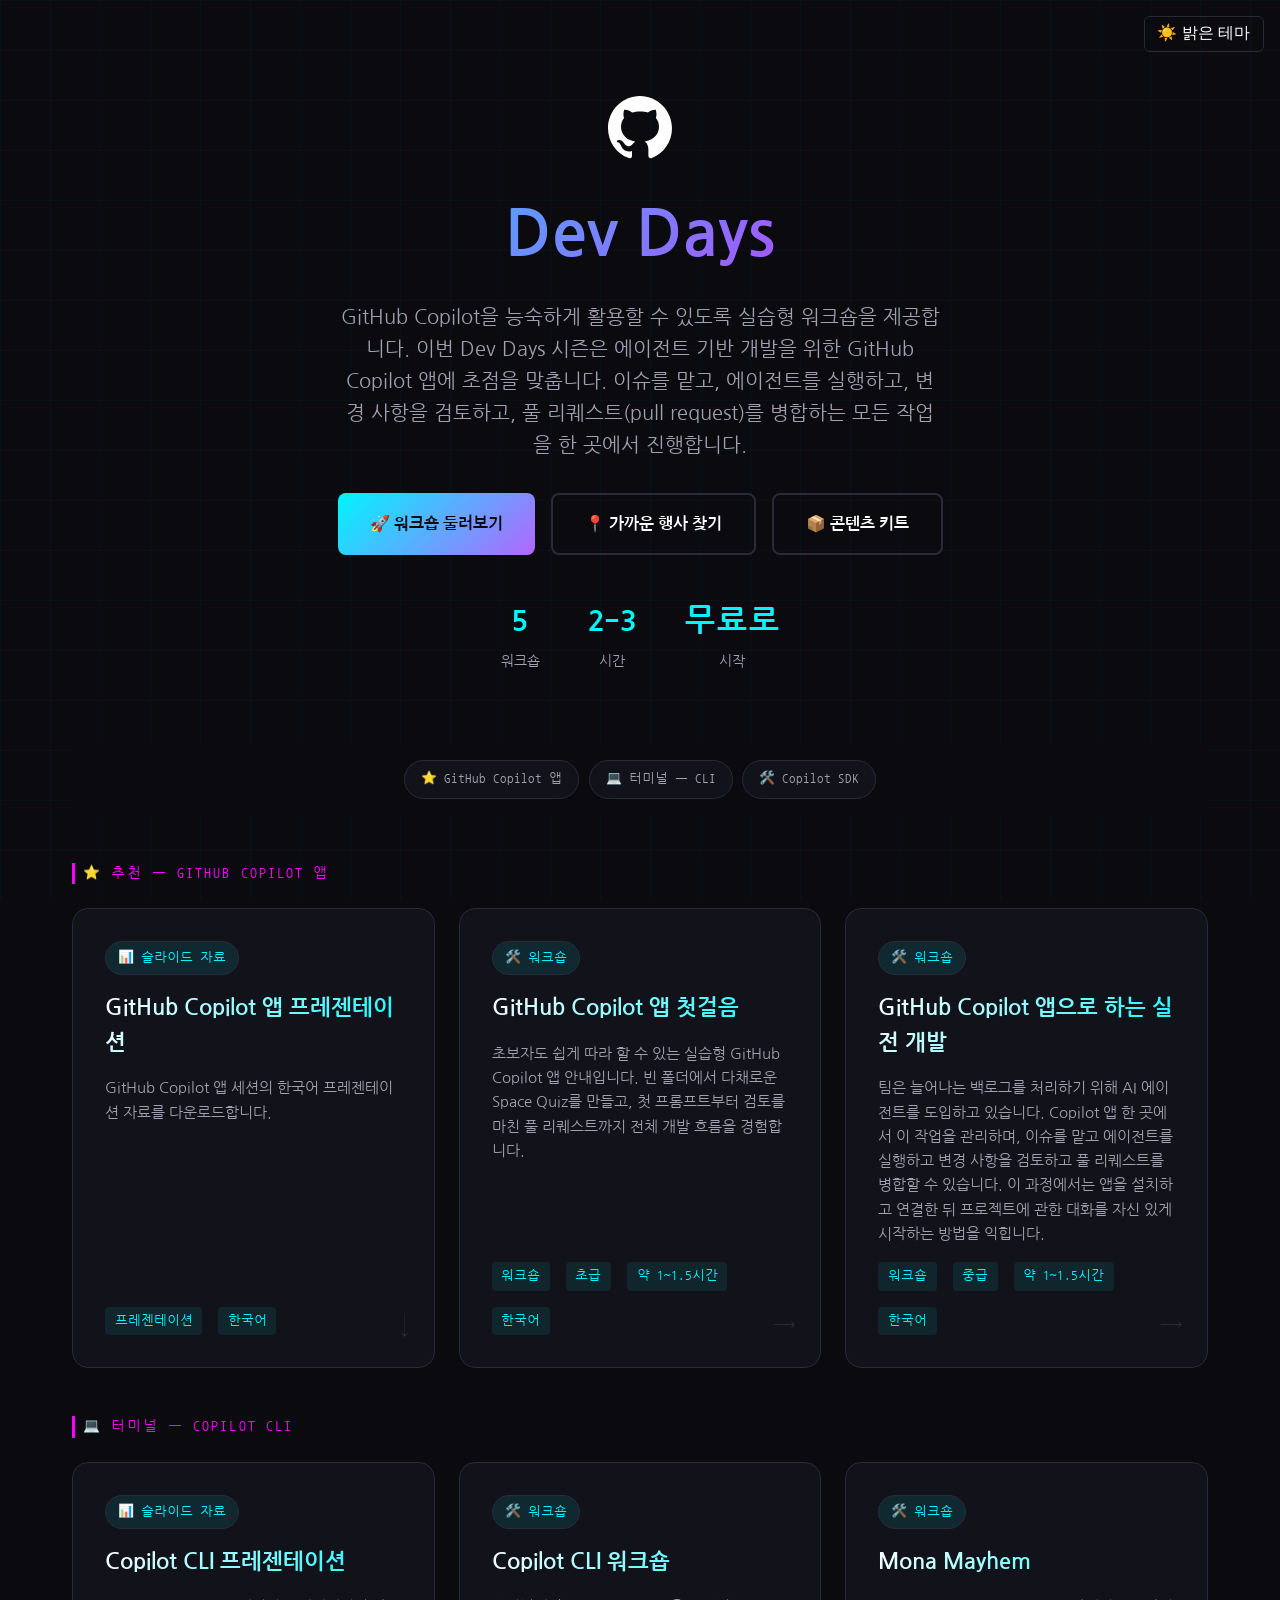
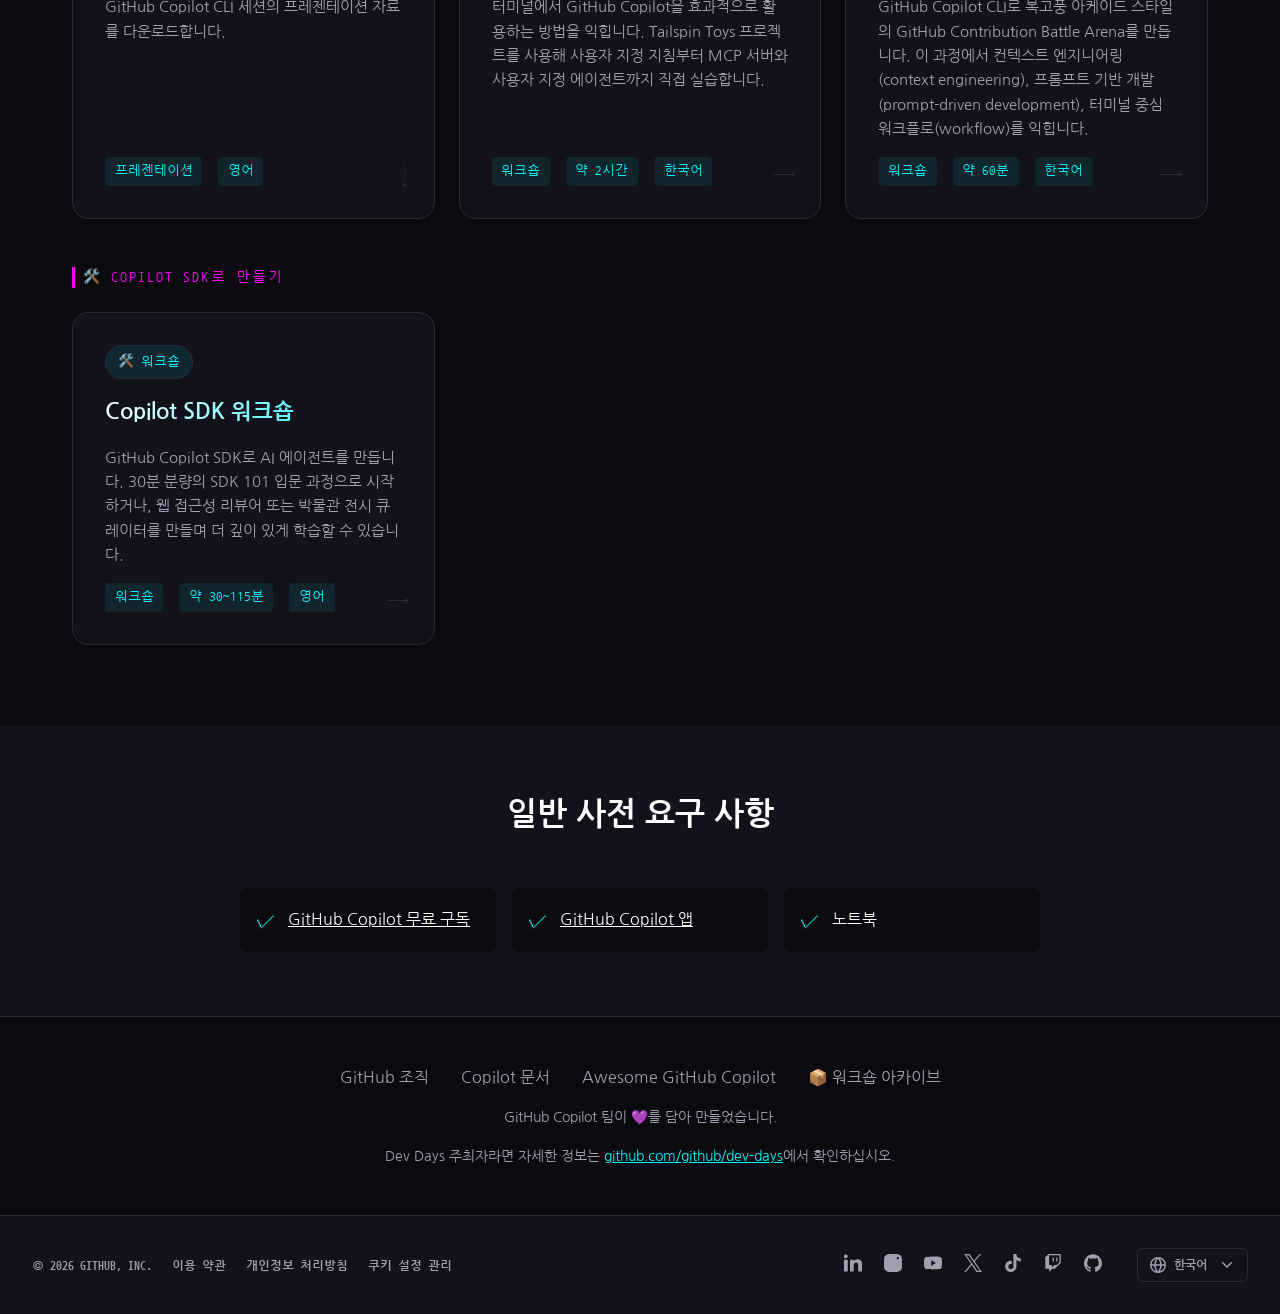
<file: website/ko/index.html>
<!DOCTYPE html>
<html lang="ko">
<head>
    <meta charset="UTF-8">
    <meta name="viewport" content="width=device-width, initial-scale=1.0">
    <title>Dev Days</title>
    <link rel="preconnect" href="https://fonts.googleapis.com">
    <link href="https://fonts.googleapis.com/css2?family=Space+Grotesk:wght@400;500;600;700&family=JetBrains+Mono:wght@400;600&family=Nanum+Gothic:wght@400;700&family=Nanum+Gothic+Coding:wght@400;700&display=swap" rel="stylesheet">
    <link rel="stylesheet" href="../styles.css">
    <link rel="stylesheet" href="../light-theme.css">
    <script src="../theme-toggle.js"></script>
    <script src="../github-cookie-consent.js" defer></script>
    <link rel="alternate" hreflang="en" href="https://copilot-dev-days.github.io/">
    <link rel="alternate" hreflang="pt-BR" href="https://copilot-dev-days.github.io/pt_BR/">
    <link rel="alternate" hreflang="es" href="https://copilot-dev-days.github.io/es/">
    <link rel="alternate" hreflang="ko" href="https://copilot-dev-days.github.io/ko/">
    <link rel="alternate" hreflang="x-default" href="https://copilot-dev-days.github.io/">
    <style>
        .workshop-grid { display: grid; grid-template-columns: repeat(auto-fill, minmax(340px, 1fr)); gap: 1.5rem; max-width: 1200px; margin: 0 auto; }
        .workshop-card { background: var(--bg-card); border: 1px solid var(--border-color); border-radius: 16px; padding: 2rem; text-decoration: none; color: inherit; transition: all 0.3s ease; display: flex; flex-direction: column; gap: 1rem; position: relative; overflow: hidden; }
        .workshop-card:hover { border-color: var(--neon-magenta); transform: translateY(-6px); box-shadow: 0 20px 60px rgba(255,0,255,0.15); }
        .workshop-card::before { content: ''; position: absolute; top: 0; left: 0; right: 0; height: 3px; background: linear-gradient(90deg, var(--neon-cyan), var(--neon-magenta)); opacity: 0; transition: opacity 0.3s ease; }
        .workshop-card:hover::before { opacity: 1; }
        .card-badge { display: inline-block; padding: 0.35rem 0.75rem; background: rgba(0,245,255,0.1); border: 1px solid var(--border-color); border-radius: 50px; font-size: 0.8rem; color: var(--neon-cyan); font-family: 'JetBrains Mono', monospace; width: fit-content; }
        .card-title { font-size: 1.35rem; font-weight: 700; background: linear-gradient(135deg, var(--text-primary), var(--neon-cyan)); -webkit-background-clip: text; -webkit-text-fill-color: transparent; background-clip: text; }
        .card-desc { color: var(--text-secondary); font-size: 0.95rem; line-height: 1.6; flex: 1; }
        .card-meta { display: flex; gap: 1rem; flex-wrap: wrap; margin-top: auto; }
        .card-tag { font-family: 'JetBrains Mono', monospace; font-size: 0.8rem; color: var(--neon-cyan); padding: 0.25rem 0.6rem; background: rgba(0,245,255,0.08); border-radius: 4px; }
        .card-arrow { position: absolute; bottom: 1.5rem; right: 1.5rem; font-size: 1.5rem; color: var(--border-color); transition: all 0.3s ease; }
        .workshop-card:hover .card-arrow { color: var(--neon-magenta); transform: translateX(4px); }
        .section-subtitle { text-align: center; color: var(--text-secondary); max-width: 700px; margin: -1.5rem auto 3rem; font-size: 1.1rem; }
        .category-label { font-size: 0.85rem; text-transform: uppercase; letter-spacing: 0.15em; color: var(--neon-magenta); font-family: 'JetBrains Mono', monospace; margin-bottom: 1.5rem; padding-left: 0.5rem; border-left: 3px solid var(--neon-magenta); }
        .category-section { margin-bottom: 3rem; scroll-margin-top: 5rem; }
        .learn-labs-intro { text-align: left; margin: 0 0 1.5rem; color: var(--text-secondary); font-size: 1rem; line-height: 1.6; }
        .category-nav { display: flex; flex-wrap: wrap; justify-content: center; gap: 0.6rem; max-width: 1200px; margin: 0 auto 3rem; padding: 0 2rem; position: sticky; top: 0; z-index: 100; background: var(--bg-dark); padding-top: 1rem; padding-bottom: 1rem; }
        [data-theme="light"] .category-nav { background: var(--bg-dark); }
        .category-pill { display: inline-flex; align-items: center; gap: 0.4rem; padding: 0.5rem 1rem; background: var(--bg-card); border: 1px solid var(--border-color); border-radius: 50px; color: var(--text-secondary); font-family: 'JetBrains Mono', monospace; font-size: 0.8rem; text-decoration: none; transition: all 0.3s ease; cursor: pointer; white-space: nowrap; }
        .category-pill:hover, .category-pill.active { border-color: var(--neon-cyan); color: var(--neon-cyan); background: rgba(0,245,255,0.08); }
        @media (max-width: 768px) { .category-nav { gap: 0.4rem; } .category-pill { font-size: 0.7rem; padding: 0.4rem 0.75rem; } }
        .org-link { display: inline-flex; align-items: center; gap: 0.5rem; color: var(--text-secondary); text-decoration: none; font-size: 0.9rem; transition: color 0.3s ease; }
        .org-link:hover { color: var(--neon-cyan); }
        .org-link svg { width: 20px; height: 20px; fill: currentColor; }
        @media (max-width: 768px) {
            .workshop-grid { grid-template-columns: 1fr; }
        }
        body { font-family: '나눔고딕', 'Nanum Gothic', 'Space Grotesk', sans-serif; }
        .hero-badge, .stat-value, .part-time, .subfooter-legal-nav,
        .card-badge, .card-tag, .category-label, .category-pill {
            font-family: 'D2Coding', 'Nanum Gothic Coding', 'JetBrains Mono', monospace;
        }
    </style>
</head>
<body>
    <div style="position:fixed;top:1rem;right:1rem;z-index:1000;display:flex;gap:0.5rem;align-items:center;">
        <button class="theme-toggle" onclick="toggleTheme()">☀️ 밝은 테마</button>
    </div>

    <section class="hero">
        <div class="container">
            <div class="hero-logo" aria-hidden="true">
                <img class="github-mark-dark" src="../assets/github-mark-white.svg" alt="" width="98" height="96">
                <img class="github-mark-light" src="../assets/github-mark-black.svg" alt="" width="98" height="96">
            </div>
            <h1>Dev Days</h1>
            <p class="hero-subtitle">GitHub Copilot을 능숙하게 활용할 수 있도록 실습형 워크숍을 제공합니다. 이번 Dev Days 시즌은 에이전트 기반 개발을 위한 GitHub Copilot 앱에 초점을 맞춥니다. 이슈를 맡고, 에이전트를 실행하고, 변경 사항을 검토하고, 풀 리퀘스트(pull request)를 병합하는 모든 작업을 한 곳에서 진행합니다.</p>
            <div class="hero-cta">
                <a href="#workshops" class="btn btn-primary">🚀 워크숍 둘러보기</a>
                <a href="https://gh.io/dev-days/calendar" class="btn btn-secondary" target="_blank">📍 가까운 행사 찾기</a>
                <a href="https://github.com/github/dev-days" class="btn btn-secondary" target="_blank">📦 콘텐츠 키트</a>
            </div>
            <div class="stats">
                <div class="stat">
                    <div class="stat-value">5</div>
                    <div class="stat-label">워크숍</div>
                </div>
                <div class="stat">
                    <div class="stat-value">2-3</div>
                    <div class="stat-label">시간</div>
                </div>
                <div class="stat">
                    <div class="stat-value">무료로</div>
                    <div class="stat-label">시작</div>
                </div>
            </div>
        </div>
    </section>

    <section class="features" id="workshops">
        <div class="container">
            <nav class="category-nav" aria-label="워크숍 카테고리">
                <a href="#cat-copilot-app" class="category-pill">⭐ GitHub Copilot 앱</a>
                <a href="#cat-terminal" class="category-pill">💻 터미널 — CLI</a>
                <a href="#cat-sdk" class="category-pill">🛠️ Copilot SDK</a>
            </nav>

            <div class="category-section" id="cat-copilot-app">
                <div class="category-label">⭐ 추천 — GitHub Copilot 앱</div>
                <div class="workshop-grid">
                    <a href="https://github.com/github/dev-days/releases/download/2026-07-30/copilot-app-korean.pptx" class="workshop-card">
                        <span class="card-badge">📊 슬라이드 자료</span>
                        <div class="card-title">GitHub Copilot 앱 프레젠테이션</div>
                        <p class="card-desc">GitHub Copilot 앱 세션의 한국어 프레젠테이션 자료를 다운로드합니다.</p>
                        <div class="card-meta">
                            <span class="card-tag">프레젠테이션</span>
                            <span class="card-tag">한국어</span>
                        </div>
                        <span class="card-arrow">↓</span>
                    </a>
                    <a href="https://github-samples.github.io/copilot-workshops/ko-kr/first-steps/copilot-app/" class="workshop-card">
                        <span class="card-badge">🛠️ 워크숍</span>
                        <div class="card-title">GitHub Copilot 앱 첫걸음</div>
                        <p class="card-desc">초보자도 쉽게 따라 할 수 있는 실습형 GitHub Copilot 앱 안내입니다. 빈 폴더에서 다채로운 Space Quiz를 만들고, 첫 프롬프트부터 검토를 마친 풀 리퀘스트까지 전체 개발 흐름을 경험합니다.</p>
                        <div class="card-meta">
                            <span class="card-tag">워크숍</span>
                            <span class="card-tag">초급</span>
                            <span class="card-tag">약 1~1.5시간</span>
                            <span class="card-tag">한국어</span>
                        </div>
                        <span class="card-arrow">→</span>
                    </a>
                    <a href="https://github-samples.github.io/copilot-workshops/ko-kr/real-world-development/app/" class="workshop-card">
                        <span class="card-badge">🛠️ 워크숍</span>
                        <div class="card-title">GitHub Copilot 앱으로 하는 실전 개발</div>
                        <p class="card-desc">팀은 늘어나는 백로그를 처리하기 위해 AI 에이전트를 도입하고 있습니다. Copilot 앱 한 곳에서 이 작업을 관리하며, 이슈를 맡고 에이전트를 실행하고 변경 사항을 검토하고 풀 리퀘스트를 병합할 수 있습니다. 이 과정에서는 앱을 설치하고 연결한 뒤 프로젝트에 관한 대화를 자신 있게 시작하는 방법을 익힙니다.</p>
                        <div class="card-meta">
                            <span class="card-tag">워크숍</span>
                            <span class="card-tag">중급</span>
                            <span class="card-tag">약 1~1.5시간</span>
                            <span class="card-tag">한국어</span>
                        </div>
                        <span class="card-arrow">→</span>
                    </a>
                </div>
            </div>

            <div class="category-section" id="cat-terminal">
                <div class="category-label">💻 터미널 — Copilot CLI</div>
                <div class="workshop-grid">
                    <a href="https://github.com/github/dev-days/releases/download/2026-07-30/copilot-CLI.pptx" class="workshop-card">
                        <span class="card-badge">📊 슬라이드 자료</span>
                        <div class="card-title">Copilot CLI 프레젠테이션</div>
                        <p class="card-desc">GitHub Copilot CLI 세션의 프레젠테이션 자료를 다운로드합니다.</p>
                        <div class="card-meta">
                           <span class="card-tag">프레젠테이션</span>
                           <span class="card-tag">영어</span>
                       </div>
                       <span class="card-arrow">↓</span>
                    </a>
                    <a href="https://github-samples.github.io/copilot-workshops/ko-kr/real-world-development/cli/" class="workshop-card">
                        <span class="card-badge">🛠️ 워크숍</span>
                        <div class="card-title">Copilot CLI 워크숍</div>
                        <p class="card-desc">터미널에서 GitHub Copilot을 효과적으로 활용하는 방법을 익힙니다. Tailspin Toys 프로젝트를 사용해 사용자 지정 지침부터 MCP 서버와 사용자 지정 에이전트까지 직접 실습합니다.</p>
                        <div class="card-meta">
                            <span class="card-tag">워크숍</span>
                            <span class="card-tag">약 2시간</span>
                            <span class="card-tag">한국어</span>
                        </div>
                        <span class="card-arrow">→</span>
                    </a>
                    <a href="https://copilot-dev-days.github.io/mona-mayhem/ko/?track=cli" class="workshop-card">
                        <span class="card-badge">🛠️ 워크숍</span>
                        <div class="card-title">Mona Mayhem</div>
                        <p class="card-desc">GitHub Copilot CLI로 복고풍 아케이드 스타일의 GitHub Contribution Battle Arena를 만듭니다. 이 과정에서 컨텍스트 엔지니어링(context engineering), 프롬프트 기반 개발(prompt-driven development), 터미널 중심 워크플로(workflow)를 익힙니다.</p>
                        <div class="card-meta">
                            <span class="card-tag">워크숍</span>
                            <span class="card-tag">약 60분</span>
                            <span class="card-tag">한국어</span>
                        </div>
                        <span class="card-arrow">→</span>
                    </a>
                </div>
            </div>

            <div class="category-section" id="cat-sdk">
                <div class="category-label">🛠️ Copilot SDK로 만들기</div>
                <div class="workshop-grid">
                    <a href="https://github.github.com/copilot-sdk-workshop/" class="workshop-card">
                        <span class="card-badge">🛠️ 워크숍</span>
                        <div class="card-title">Copilot SDK 워크숍</div>
                        <p class="card-desc">GitHub Copilot SDK로 AI 에이전트를 만듭니다. 30분 분량의 SDK 101 입문 과정으로 시작하거나, 웹 접근성 리뷰어 또는 박물관 전시 큐레이터를 만들며 더 깊이 있게 학습할 수 있습니다.</p>
                        <div class="card-meta">
                            <span class="card-tag">워크숍</span>
                            <span class="card-tag">약 30~115분</span>
                            <span class="card-tag">영어</span>
                        </div>
                        <span class="card-arrow">→</span>
                    </a>
                </div>
            </div>
        </div>
    </section>

    <section class="prereqs">
        <div class="container">
            <h2 class="section-title">일반 사전 요구 사항</h2>
            <div class="prereqs-grid">
                <div class="prereq-item">
                    <span class="prereq-check">✓</span>
                    <span><a href="https://aka.ms/get-github-copilot-devdays" target="_blank" style="color:inherit;text-decoration:underline;">GitHub Copilot 무료 구독</a></span>
                </div>
                <div class="prereq-item">
                    <span class="prereq-check">✓</span>
                    <span><a href="https://gh.io/dev-days/app" target="_blank" style="color:inherit;text-decoration:underline;">GitHub Copilot 앱</a></span>
                </div>
                <div class="prereq-item">
                    <span class="prereq-check">✓</span>
                    <span>노트북</span>
                </div>
            </div>
        </div>
    </section>

    <footer>
        <div class="container">
            <div class="footer-links">
                <a href="https://github.com/github/dev-days" target="_blank">GitHub 조직</a>
                <a href="https://docs.github.com/en/copilot" target="_blank">Copilot 문서</a>
                <a href="https://awesome-copilot.github.com/" target="_blank">Awesome GitHub Copilot</a>
                <a href="../archive.html">📦 워크숍 아카이브</a>
            </div>
            <p class="footer-credit">GitHub Copilot 팀이 💜를 담아 만들었습니다.</p>
            <p class="footer-credit" style="margin-top: 1rem;">Dev Days 주최자라면 자세한 정보는 <a href="https://github.com/github/dev-days" target="_blank" style="color: var(--neon-cyan);">github.com/github/dev-days</a>에서 확인하십시오.</p>
        </div>
        <div class="subfooter-bar">
            <div class="subfooter">
                <nav aria-label="법률 및 리소스 링크" class="subfooter-legal-nav">
                    <ul class="subfooter-legal">
                        <li class="subfooter-copyright"><time datetime="2026">© 2026 GitHub, Inc.</time></li>
                        <li><a href="https://docs.github.com/site-policy/github-terms/github-terms-of-service">이용 약관</a></li>
                        <li><a href="https://docs.github.com/site-policy/privacy-policies/github-privacy-statement">개인정보 처리방침</a></li>
                        <li>
                            <!-- Hydrated by the dotcom asset pipeline to open GitHub's shared OneTrust UI. -->
                            <cookie-consent-link>
                                <button
                                    type="button"
                                    class="cookie-button"
                                    data-action="click:cookie-consent-link#showConsentManagement"
                                    data-analytics-event='{"location":"footer","tag":"link","action":"cookies","context":"subfooter"}'
                                >쿠키 설정 관리</button>
                            </cookie-consent-link>
                        </li>
                    </ul>
                </nav>
                <div class="subfooter-social-and-locale">
                    <nav aria-label="GitHub 소셜 미디어 링크">
                        <ul class="social-links">
                        <li>
                            <a href="https://www.linkedin.com/company/github" aria-label="LinkedIn에서 GitHub">
                                <svg viewBox="0 0 19 18" aria-hidden="true"><path d="M3.94 2A2 2 0 1 1 2 0a2 2 0 0 1 1.94 2zM4 5.48H0V18h4zm6.32 0H6.34V18h3.94v-6.57c0-3.66 4.77-4 4.77 0V18H19v-7.93c0-6.17-7.06-5.94-8.72-2.91z"/></svg>
                            </a>
                        </li>
                        <li>
                            <a href="https://www.instagram.com/github" aria-label="Instagram에서 GitHub">
                                <svg viewBox="0 0 24 24" aria-hidden="true"><path d="M12 0C8.74 0 8.33.02 7.05.07 5.78.13 4.91.33 4.14.63c-.79.31-1.46.72-2.13 1.38S.94 3.35.63 4.14C.33 4.91.13 5.78.07 7.05.01 8.33 0 8.74 0 12s.02 3.67.07 4.95c.06 1.28.26 2.15.56 2.91.31.79.72 1.46 1.38 2.13s1.34 1.08 2.13 1.38c.77.3 1.64.5 2.91.56C8.33 23.99 8.74 24 12 24s3.67-.02 4.95-.07c1.28-.06 2.15-.26 2.91-.56.79-.31 1.46-.72 2.13-1.38s1.08-1.34 1.38-2.13c.3-.77.5-1.64.56-2.91.06-1.28.07-1.69.07-4.95s-.02-3.67-.07-4.95c-.06-1.28-.26-2.15-.56-2.91-.31-.79-.72-1.46-1.38-2.13S20.65.94 19.86.63c-.77-.3-1.64-.5-2.91-.56C15.67.01 15.26 0 12 0zm0 5.84A6.16 6.16 0 1 0 12 18.16 6.16 6.16 0 0 0 12 5.84zm0 10.16a4 4 0 1 1 0-8 4 4 0 0 1 0 8zm7.85-10.41a1.44 1.44 0 1 1-2.88 0 1.44 1.44 0 0 1 2.88 0z"/></svg>
                            </a>
                        </li>
                        <li>
                            <a href="https://www.youtube.com/github" aria-label="YouTube에서 GitHub">
                                <svg viewBox="0 0 19.17 13.6" aria-hidden="true"><path d="M18.77 2.13A2.4 2.4 0 0 0 17.09.42C15.59 0 9.58 0 9.58 0a57.55 57.55 0 0 0-7.5.4A2.49 2.49 0 0 0 .39 2.13 26.27 26.27 0 0 0 0 6.8a26.15 26.15 0 0 0 .39 4.67 2.43 2.43 0 0 0 1.69 1.71c1.52.42 7.5.42 7.5.42a57.69 57.69 0 0 0 7.51-.4 2.4 2.4 0 0 0 1.68-1.71 25.63 25.63 0 0 0 .4-4.67 24 24 0 0 0-.4-4.69zM7.67 9.71V3.89l5 2.91z"/></svg>
                            </a>
                        </li>
                        <li>
                            <a href="https://x.com/github" aria-label="X에서 GitHub">
                                <svg viewBox="0 0 1200 1227" aria-hidden="true"><path d="M714.16 519.28 1160.89 0h-105.86L667.14 450.89 357.33 0H0l468.49 681.82L0 1226.37h105.87l409.62-476.15 327.18 476.15H1200L714.14 519.28h.02ZM569.17 687.83 144.01 79.69h162.6l752.47 1070.61H892.48L569.17 687.83Z"/></svg>
                            </a>
                        </li>
                        <li>
                            <a href="https://www.tiktok.com/@github" aria-label="TikTok에서 GitHub">
                                <svg viewBox="0 0 24 24" aria-hidden="true"><path d="M12.53.02c1.31-.02 2.61-.01 3.91-.02.08 1.53.63 3.09 1.75 4.17 1.12 1.11 2.7 1.62 4.24 1.79v4.03c-1.44-.05-2.89-.35-4.2-.97-.57-.26-1.1-.59-1.62-.93-.01 2.92.01 5.84-.02 8.75-.08 1.4-.54 2.79-1.35 3.94-1.31 1.92-3.58 3.17-5.91 3.21-1.43.08-2.86-.31-4.08-1.03-2.02-1.19-3.44-3.37-3.65-5.71-.02-.5-.03-1-.01-1.49.18-1.9 1.12-3.72 2.58-4.96 1.66-1.44 3.98-2.13 6.15-1.72.02 1.48-.04 2.96-.04 4.44-.99-.32-2.15-.23-3.02.37-.63.41-1.11 1.04-1.36 1.75-.21.51-.15 1.07-.14 1.61.24 1.64 1.82 3.02 3.5 2.87 1.12-.01 2.19-.66 2.77-1.61.19-.33.4-.67.41-1.06.1-1.79.06-3.57.07-5.36.01-4.03-.01-8.05.02-12.07z"/></svg>
                            </a>
                        </li>
                        <li>
                            <a href="https://www.twitch.tv/github" aria-label="Twitch에서 GitHub">
                                <svg viewBox="0 0 24 24" aria-hidden="true"><path d="M11.57 4.71h1.72v5.15h-1.72zm4.72 0H18v5.15h-1.71zM6 0 1.71 4.29v15.42h5.15V24l4.28-4.29h3.43L22.29 12V0zm14.57 11.14-3.43 3.43h-3.43l-3 3v-3H6.86V1.71h13.71Z"/></svg>
                            </a>
                        </li>
                        <li>
                            <a href="https://github.com/github" aria-label="GitHub에서 GitHub 조직 보기">
                                <svg viewBox="0 0 98 96" aria-hidden="true"><path d="M48.85 0C21.84 0 0 22 0 49.22c0 21.75 13.99 40.17 33.41 46.69 2.42.49 3.31-1.06 3.31-2.36 0-1.14-.08-5.05-.08-9.13-13.59 2.94-16.42-5.87-16.42-5.87-2.18-5.7-5.42-7.17-5.42-7.17-4.45-3.01.33-3.01.33-3.01 4.93.32 7.52 5.05 7.52 5.05 4.37 7.5 11.4 5.38 14.24 4.07.4-3.18 1.7-5.38 3.07-6.6-10.84-1.14-22.24-5.38-22.24-24.28 0-5.38 1.94-9.78 5.01-13.2-.48-1.22-2.18-6.28.49-13.04 0 0 4.12-1.3 13.42 5.05a46.97 46.97 0 0 1 12.22-1.63c4.12 0 8.33.57 12.21 1.63 9.3-6.35 13.43-5.05 13.43-5.05 2.67 6.76.97 11.82.48 13.04 3.16 3.42 5.02 7.82 5.02 13.2 0 18.9-11.4 23.06-22.32 24.28 1.78 1.55 3.31 4.48 3.31 9.13 0 6.6-.08 11.9-.08 13.53 0 1.3.89 2.85 3.32 2.36 19.41-6.52 33.4-24.94 33.4-46.69C97.71 22 75.79 0 48.85 0z"/></svg>
                            </a>
                        </li>
                        </ul>
                    </nav>
                    <div class="locale-picker" id="localePicker">
                        <button type="button" class="locale-toggle footer-locale-toggle" aria-haspopup="listbox" aria-expanded="false" aria-controls="locale-options" aria-label="언어 선택">
                            <svg class="locale-globe" viewBox="0 0 16 16" aria-hidden="true"><path d="M8 0a8 8 0 1 1 0 16A8 8 0 0 1 8 0ZM5.78 8.75a9.64 9.64 0 0 0 1.36 4.18c.26.43.55.83.86 1.21.25-.3.55-.7.86-1.21a9.64 9.64 0 0 0 1.36-4.18Zm4.44-1.5a9.64 9.64 0 0 0-1.36-4.18A9.93 9.93 0 0 0 8 1.86a9.93 9.93 0 0 0-.86 1.21A9.64 9.64 0 0 0 5.78 7.25Zm-5.94 1.5H1.54a6.51 6.51 0 0 0 4.67 5.5c-.12-.18-.24-.37-.35-.55-.72-1.19-1.44-2.88-1.58-4.95Zm-2.74-1.5h2.74c.14-2.07.86-3.76 1.58-4.95.12-.2.23-.38.35-.55a6.51 6.51 0 0 0-4.67 5.5Zm10.18 1.5c-.14 2.07-.86 3.76-1.58 4.95-.12.2-.23.38-.35.55a6.51 6.51 0 0 0 4.67-5.5Zm2.74-1.5a6.51 6.51 0 0 0-4.67-5.5c.12.18.24.37.35.55.72 1.19 1.44 2.88 1.58 4.95Z"/></svg>
                            <span class="locale-current">한국어</span>
                            <svg class="locale-chevron" viewBox="0 0 16 16" aria-hidden="true"><path d="M12.78 5.22a.75.75 0 0 1 0 1.06l-4.25 4.25a.75.75 0 0 1-1.06 0L3.22 6.28a.75.75 0 1 1 1.06-1.06L8 8.94l3.72-3.72a.75.75 0 0 1 1.06 0Z"/></svg>
                        </button>
                        <ul id="locale-options" role="listbox" aria-label="언어">
                            <li role="option" data-locale="en" aria-selected="false">🇬🇧 English</li>
                            <li role="option" data-locale="es" aria-selected="false">🇪🇸 Español</li>
                            <li role="option" data-locale="pt-BR" aria-selected="false">🇧🇷 Português (Brasil)</li>
                            <li role="option" data-locale="ko" aria-selected="true" class="active">🇰🇷 한국어</li>
                        </ul>
                    </div>
                </div>
            </div>
        </div>
    </footer>
    <ghcc-consent
        id="ghcc"
        data-locale="ko"
        data-initial-cookie-consent-allowed=""
        data-cookie-consent-required="false"
        style="position:fixed;bottom:0;left:0;z-index:999999"
    ></ghcc-consent>
    <script>
        document.querySelectorAll('.category-pill').forEach(pill => {
            pill.addEventListener('click', e => {
                e.preventDefault();
                const target = document.querySelector(pill.getAttribute('href'));
                if (target) target.scrollIntoView({ behavior: 'smooth' });
            });
        });
        const pills = document.querySelectorAll('.category-pill');
        const sections = document.querySelectorAll('.category-section[id]');
        window.addEventListener('scroll', () => {
            let current = '';
            sections.forEach(s => { if (window.scrollY >= s.offsetTop - 120) current = s.id; });
            pills.forEach(p => p.classList.toggle('active', p.getAttribute('href') === '#' + current));
        });
    </script>
    <script src="../locale-picker.js"></script>
<script>
function updateToggleIcon() {
    const btn = document.querySelector('.theme-toggle');
    if (!btn) return;
    const isLight = document.documentElement.getAttribute('data-theme') === 'light';
    btn.textContent = isLight ? '🌙 어두운 테마' : '☀️ 밝은 테마';
}
document.addEventListener('DOMContentLoaded', updateToggleIcon);
</script>
</body>
</html>
</file>
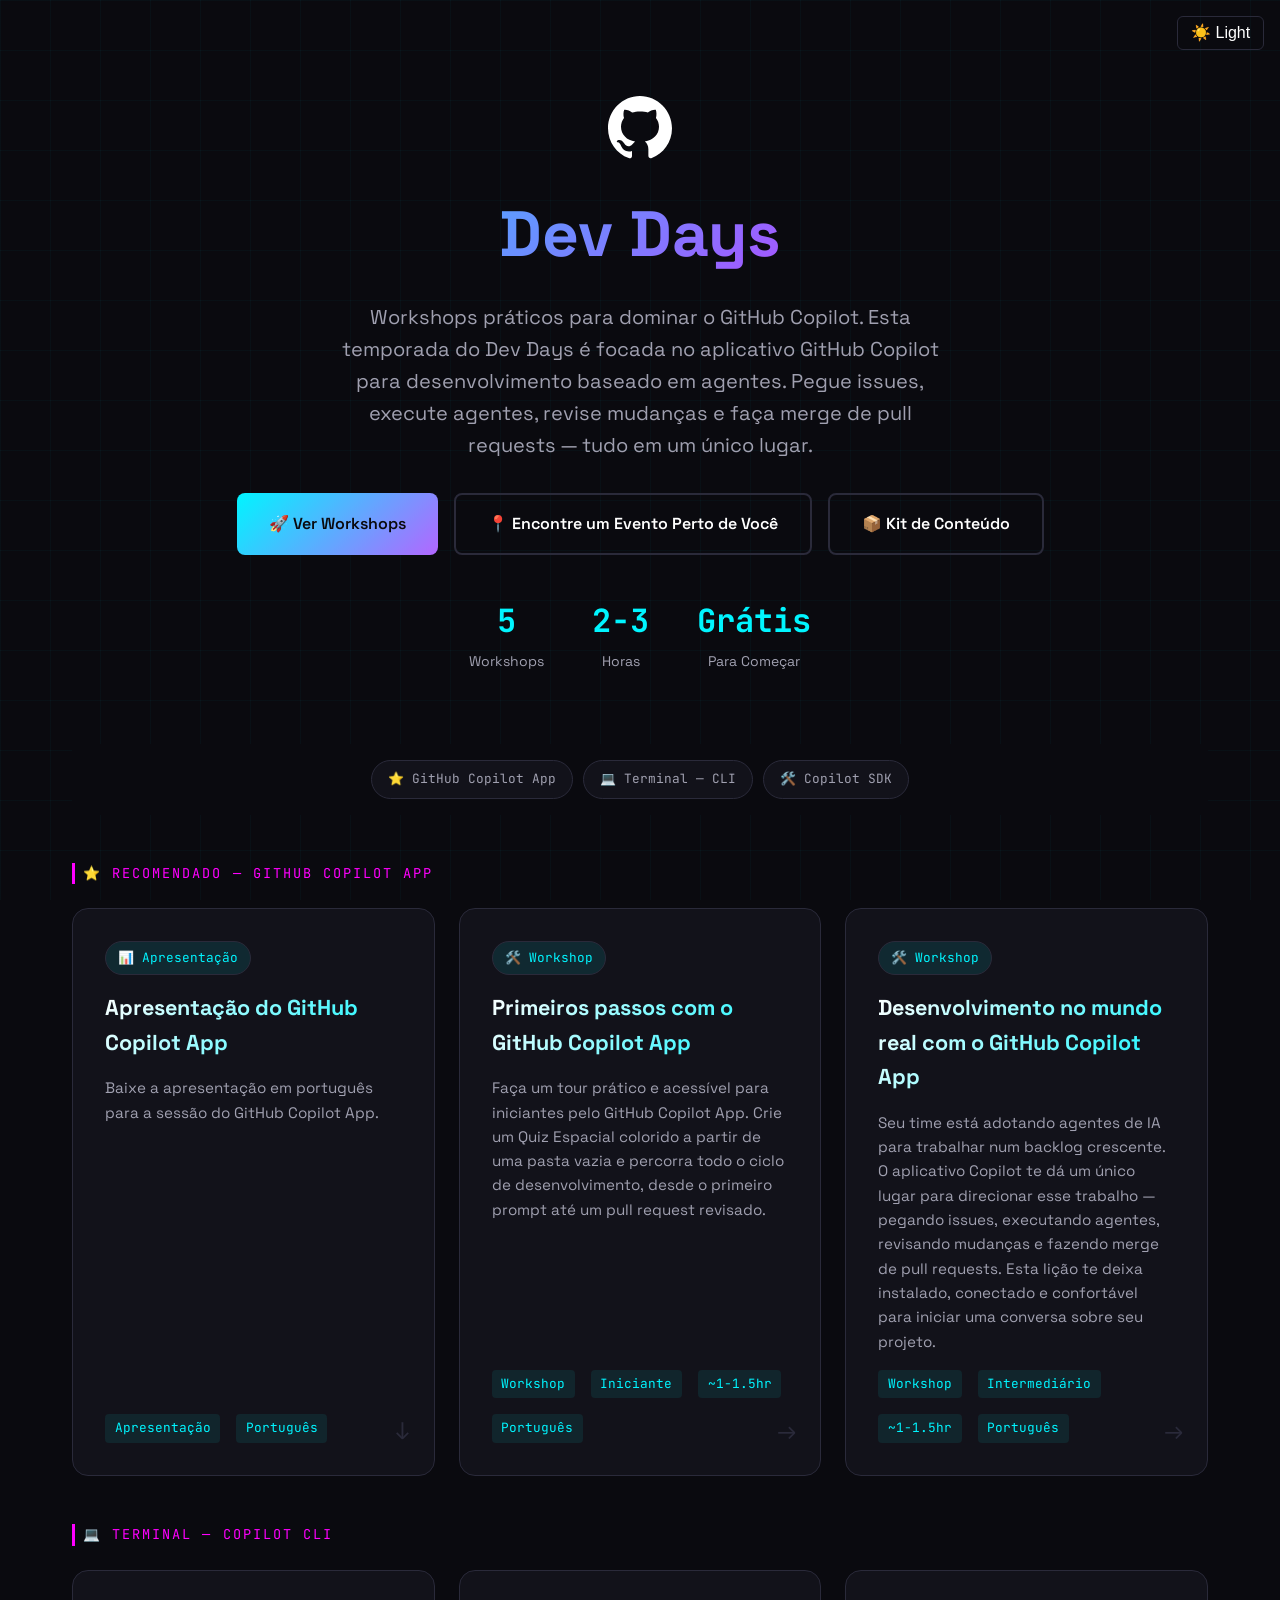
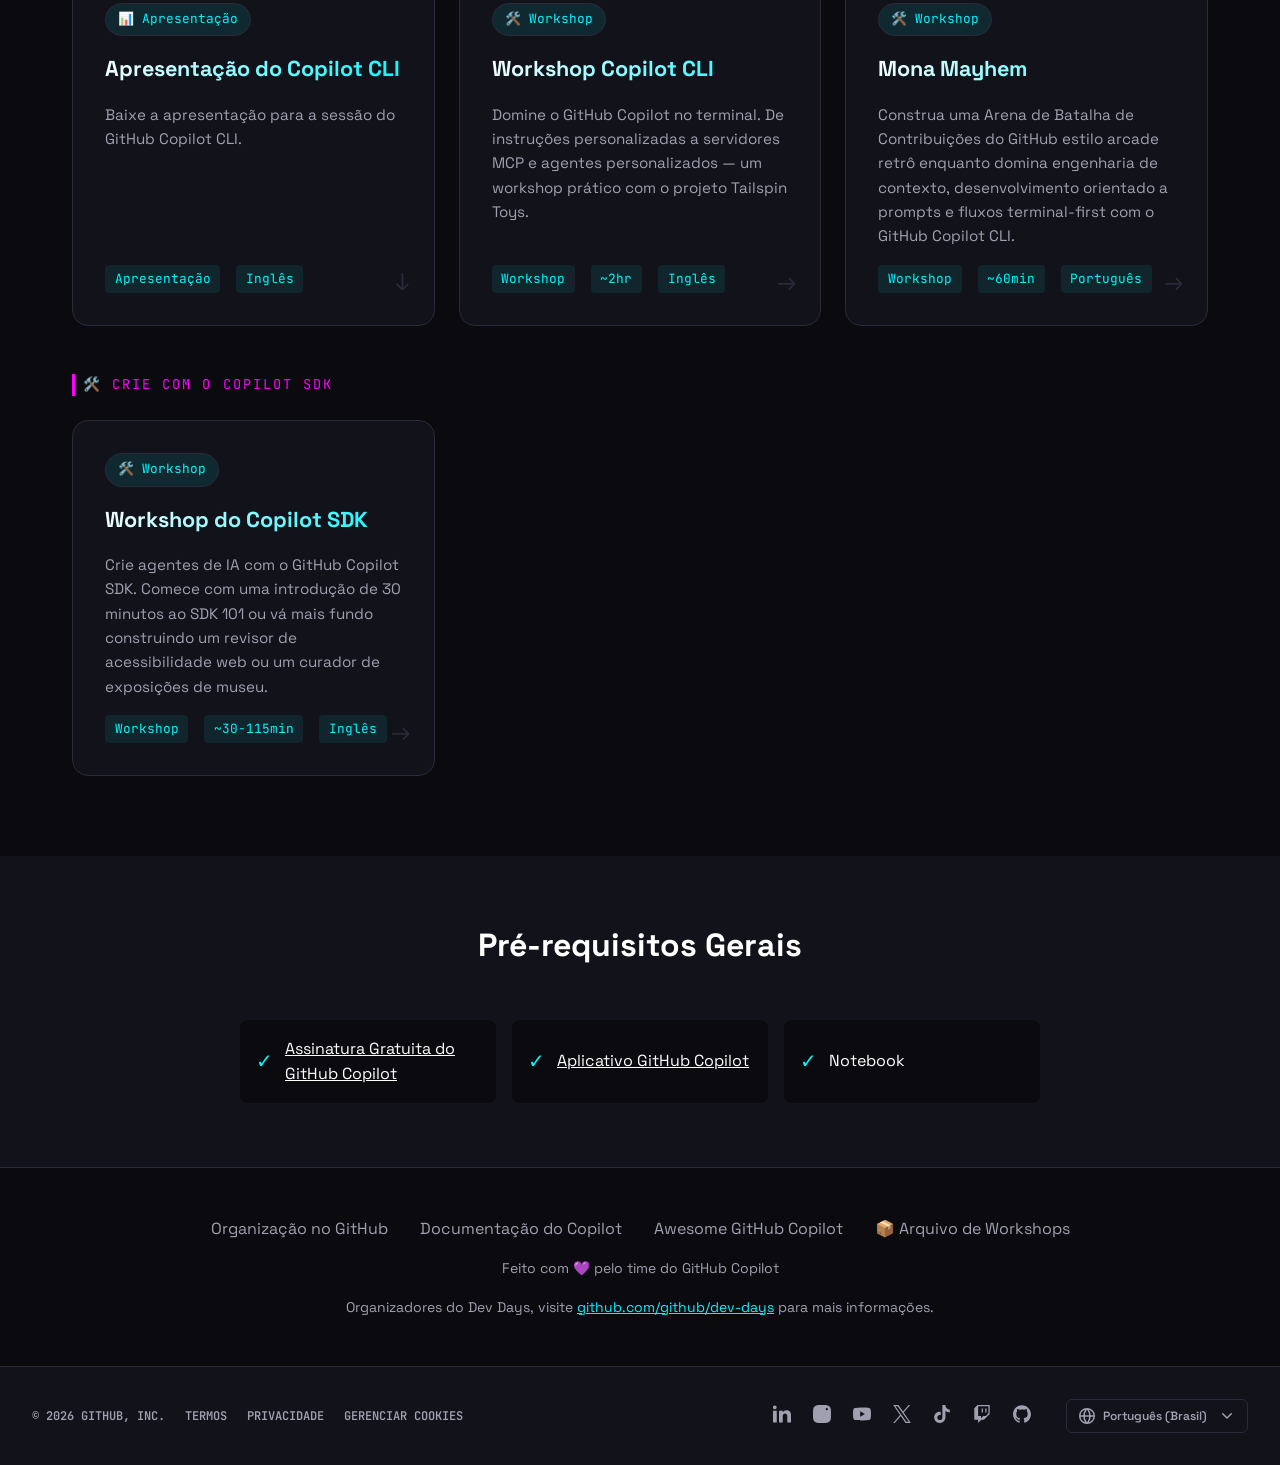
<file: website/pt_BR/index.html>
<!DOCTYPE html>
<html lang="pt-BR">
<head>
    <meta charset="UTF-8">
    <meta name="viewport" content="width=device-width, initial-scale=1.0">
    <title>Dev Days</title>
    <link rel="preconnect" href="https://fonts.googleapis.com">
    <link href="https://fonts.googleapis.com/css2?family=Space+Grotesk:wght@400;500;600;700&family=JetBrains+Mono:wght@400;600&display=swap" rel="stylesheet">
    <link rel="stylesheet" href="../styles.css">
    <link rel="stylesheet" href="../light-theme.css">
    <script src="../theme-toggle.js"></script>
    <script src="../github-cookie-consent.js" defer></script>
    <link rel="alternate" hreflang="en" href="https://copilot-dev-days.github.io/">
    <link rel="alternate" hreflang="pt-BR" href="https://copilot-dev-days.github.io/pt_BR/">
    <link rel="alternate" hreflang="es" href="https://copilot-dev-days.github.io/es/">
    <link rel="alternate" hreflang="ko" href="https://copilot-dev-days.github.io/ko/">
    <link rel="alternate" hreflang="x-default" href="https://copilot-dev-days.github.io/">
    <style>
        .workshop-grid { display: grid; grid-template-columns: repeat(auto-fill, minmax(340px, 1fr)); gap: 1.5rem; max-width: 1200px; margin: 0 auto; }
        .workshop-card { background: var(--bg-card); border: 1px solid var(--border-color); border-radius: 16px; padding: 2rem; text-decoration: none; color: inherit; transition: all 0.3s ease; display: flex; flex-direction: column; gap: 1rem; position: relative; overflow: hidden; }
        .workshop-card:hover { border-color: var(--neon-magenta); transform: translateY(-6px); box-shadow: 0 20px 60px rgba(255,0,255,0.15); }
        .workshop-card::before { content: ''; position: absolute; top: 0; left: 0; right: 0; height: 3px; background: linear-gradient(90deg, var(--neon-cyan), var(--neon-magenta)); opacity: 0; transition: opacity 0.3s ease; }
        .workshop-card:hover::before { opacity: 1; }
        .card-badge { display: inline-block; padding: 0.35rem 0.75rem; background: rgba(0,245,255,0.1); border: 1px solid var(--border-color); border-radius: 50px; font-size: 0.8rem; color: var(--neon-cyan); font-family: 'JetBrains Mono', monospace; width: fit-content; }
        .card-title { font-size: 1.35rem; font-weight: 700; background: linear-gradient(135deg, var(--text-primary), var(--neon-cyan)); -webkit-background-clip: text; -webkit-text-fill-color: transparent; background-clip: text; }
        .card-desc { color: var(--text-secondary); font-size: 0.95rem; line-height: 1.6; flex: 1; }
        .card-meta { display: flex; gap: 1rem; flex-wrap: wrap; margin-top: auto; }
        .card-tag { font-family: 'JetBrains Mono', monospace; font-size: 0.8rem; color: var(--neon-cyan); padding: 0.25rem 0.6rem; background: rgba(0,245,255,0.08); border-radius: 4px; }
        .card-arrow { position: absolute; bottom: 1.5rem; right: 1.5rem; font-size: 1.5rem; color: var(--border-color); transition: all 0.3s ease; }
        .workshop-card:hover .card-arrow { color: var(--neon-magenta); transform: translateX(4px); }
        .section-subtitle { text-align: center; color: var(--text-secondary); max-width: 700px; margin: -1.5rem auto 3rem; font-size: 1.1rem; }
        .category-label { font-size: 0.85rem; text-transform: uppercase; letter-spacing: 0.15em; color: var(--neon-magenta); font-family: 'JetBrains Mono', monospace; margin-bottom: 1.5rem; padding-left: 0.5rem; border-left: 3px solid var(--neon-magenta); }
        .category-section { margin-bottom: 3rem; scroll-margin-top: 5rem; }
        .learn-labs-intro { text-align: left; margin: 0 0 1.5rem; color: var(--text-secondary); font-size: 1rem; line-height: 1.6; }
        .category-nav { display: flex; flex-wrap: wrap; justify-content: center; gap: 0.6rem; max-width: 1200px; margin: 0 auto 3rem; padding: 0 2rem; position: sticky; top: 0; z-index: 100; background: var(--bg-dark); padding-top: 1rem; padding-bottom: 1rem; }
        [data-theme="light"] .category-nav { background: var(--bg-dark); }
        .category-pill { display: inline-flex; align-items: center; gap: 0.4rem; padding: 0.5rem 1rem; background: var(--bg-card); border: 1px solid var(--border-color); border-radius: 50px; color: var(--text-secondary); font-family: 'JetBrains Mono', monospace; font-size: 0.8rem; text-decoration: none; transition: all 0.3s ease; cursor: pointer; white-space: nowrap; }
        .category-pill:hover, .category-pill.active { border-color: var(--neon-cyan); color: var(--neon-cyan); background: rgba(0,245,255,0.08); }
        @media (max-width: 768px) { .category-nav { gap: 0.4rem; } .category-pill { font-size: 0.7rem; padding: 0.4rem 0.75rem; } }
        .org-link { display: inline-flex; align-items: center; gap: 0.5rem; color: var(--text-secondary); text-decoration: none; font-size: 0.9rem; transition: color 0.3s ease; }
        .org-link:hover { color: var(--neon-cyan); }
        .org-link svg { width: 20px; height: 20px; fill: currentColor; }
        @media (max-width: 768px) {
            .workshop-grid { grid-template-columns: 1fr; }
        }
    </style>
</head>
<body>
    <div style="position:fixed;top:1rem;right:1rem;z-index:1000;display:flex;gap:0.5rem;align-items:center;">
        <button class="theme-toggle" onclick="toggleTheme()">☀️ Light</button>
    </div>

    <section class="hero">
        <div class="container">
            <div class="hero-logo" aria-hidden="true">
                <img class="github-mark-dark" src="../assets/github-mark-white.svg" alt="" width="98" height="96">
                <img class="github-mark-light" src="../assets/github-mark-black.svg" alt="" width="98" height="96">
            </div>
            <h1>Dev Days</h1>
            <p class="hero-subtitle">Workshops práticos para dominar o GitHub Copilot. Esta temporada do Dev Days é focada no aplicativo GitHub Copilot para desenvolvimento baseado em agentes. Pegue issues, execute agentes, revise mudanças e faça merge de pull requests — tudo em um único lugar.</p>
            <div class="hero-cta">
                <a href="#workshops" class="btn btn-primary">🚀 Ver Workshops</a>
                <a href="https://gh.io/dev-days/calendar" class="btn btn-secondary" target="_blank">📍 Encontre um Evento Perto de Você</a>
                <a href="https://github.com/github/dev-days" class="btn btn-secondary" target="_blank">📦 Kit de Conteúdo</a>
            </div>
            <div class="stats">
                <div class="stat">
                    <div class="stat-value">5</div>
                    <div class="stat-label">Workshops</div>
                </div>
                <div class="stat">
                    <div class="stat-value">2-3</div>
                    <div class="stat-label">Horas</div>
                </div>
                <div class="stat">
                    <div class="stat-value">Grátis</div>
                    <div class="stat-label">Para Começar</div>
                </div>
            </div>
        </div>
    </section>

    <section class="features" id="workshops">
        <div class="container">
            <nav class="category-nav" aria-label="Categorias de workshops">
                <a href="#cat-copilot-app" class="category-pill">⭐ GitHub Copilot App</a>
                <a href="#cat-terminal" class="category-pill">💻 Terminal — CLI</a>
                <a href="#cat-sdk" class="category-pill">🛠️ Copilot SDK</a>
            </nav>

            <div class="category-section" id="cat-copilot-app">
                <div class="category-label">⭐ Recomendado — GitHub Copilot App</div>
                <div class="workshop-grid">
                    <a href="https://github.com/github/dev-days/releases/download/2026-07-30/copilot-app-portuguese.pptx" class="workshop-card">
                        <span class="card-badge">📊 Apresentação</span>
                        <div class="card-title">Apresentação do GitHub Copilot App</div>
                        <p class="card-desc">Baixe a apresentação em português para a sessão do GitHub Copilot App.</p>
                        <div class="card-meta">
                            <span class="card-tag">Apresentação</span>
                            <span class="card-tag">Português</span>
                        </div>
                        <span class="card-arrow">↓</span>
                    </a>
                    <a href="https://github-samples.github.io/copilot-workshops/pt-br/first-steps/copilot-app/" class="workshop-card">
                        <span class="card-badge">🛠️ Workshop</span>
                        <div class="card-title">Primeiros passos com o GitHub Copilot App</div>
                        <p class="card-desc">Faça um tour prático e acessível para iniciantes pelo GitHub Copilot App. Crie um Quiz Espacial colorido a partir de uma pasta vazia e percorra todo o ciclo de desenvolvimento, desde o primeiro prompt até um pull request revisado.</p>
                        <div class="card-meta">
                            <span class="card-tag">Workshop</span>
                            <span class="card-tag">Iniciante</span>
                            <span class="card-tag">~1-1.5hr</span>
                            <span class="card-tag">Português</span>
                        </div>
                        <span class="card-arrow">→</span>
                    </a>
                    <a href="https://github-samples.github.io/copilot-workshops/pt-br/real-world-development/app/" class="workshop-card">
                        <span class="card-badge">🛠️ Workshop</span>
                        <div class="card-title">Desenvolvimento no mundo real com o GitHub Copilot App</div>
                        <p class="card-desc">Seu time está adotando agentes de IA para trabalhar num backlog crescente. O aplicativo Copilot te dá um único lugar para direcionar esse trabalho — pegando issues, executando agentes, revisando mudanças e fazendo merge de pull requests. Esta lição te deixa instalado, conectado e confortável para iniciar uma conversa sobre seu projeto.</p>
                        <div class="card-meta">
                            <span class="card-tag">Workshop</span>
                            <span class="card-tag">Intermediário</span>
                            <span class="card-tag">~1-1.5hr</span>
                            <span class="card-tag">Português</span>
                        </div>
                        <span class="card-arrow">→</span>
                    </a>
                </div>
            </div>

            <div class="category-section" id="cat-terminal">
                <div class="category-label">💻 Terminal — Copilot CLI</div>
                <div class="workshop-grid">
                    <a href="https://github.com/github/dev-days/releases/download/2026-07-30/copilot-CLI.pptx" class="workshop-card">
                        <span class="card-badge">📊 Apresentação</span>
                        <div class="card-title">Apresentação do Copilot CLI</div>
                        <p class="card-desc">Baixe a apresentação para a sessão do GitHub Copilot CLI.</p>
                        <div class="card-meta">
                            <span class="card-tag">Apresentação</span>
                           <span class="card-tag">Inglês</span>
                       </div>
                       <span class="card-arrow">↓</span>
                    </a>
                    <a href="https://gh.io/dev-days/workshop/cli" class="workshop-card">
                        <span class="card-badge">🛠️ Workshop</span>
                        <div class="card-title">Workshop Copilot CLI</div>
                        <p class="card-desc">Domine o GitHub Copilot no terminal. De instruções personalizadas a servidores MCP e agentes personalizados — um workshop prático com o projeto Tailspin Toys.</p>
                        <div class="card-meta">
                            <span class="card-tag">Workshop</span>
                            <span class="card-tag">~2hr</span>
                            <span class="card-tag">Inglês</span>
                        </div>
                        <span class="card-arrow">→</span>
                    </a>
                    <a href="https://copilot-dev-days.github.io/mona-mayhem/pt_BR/?track=cli" class="workshop-card">
                        <span class="card-badge">🛠️ Workshop</span>
                        <div class="card-title">Mona Mayhem</div>
                        <p class="card-desc">Construa uma Arena de Batalha de Contribuições do GitHub estilo arcade retrô enquanto domina engenharia de contexto, desenvolvimento orientado a prompts e fluxos terminal-first com o GitHub Copilot CLI.</p>
                        <div class="card-meta">
                            <span class="card-tag">Workshop</span>
                            <span class="card-tag">~60min</span>
                            <span class="card-tag">Português</span>
                        </div>
                        <span class="card-arrow">→</span>
                    </a>
                </div>
            </div>

            <div class="category-section" id="cat-sdk">
                <div class="category-label">🛠️ Crie com o Copilot SDK</div>
                <div class="workshop-grid">
                    <a href="https://github.github.com/copilot-sdk-workshop/" class="workshop-card">
                        <span class="card-badge">🛠️ Workshop</span>
                        <div class="card-title">Workshop do Copilot SDK</div>
                        <p class="card-desc">Crie agentes de IA com o GitHub Copilot SDK. Comece com uma introdução de 30 minutos ao SDK 101 ou vá mais fundo construindo um revisor de acessibilidade web ou um curador de exposições de museu.</p>
                        <div class="card-meta">
                            <span class="card-tag">Workshop</span>
                            <span class="card-tag">~30-115min</span>
                            <span class="card-tag">Inglês</span>
                        </div>
                        <span class="card-arrow">→</span>
                    </a>
                </div>
            </div>
        </div>
    </section>

    <section class="prereqs">
        <div class="container">
            <h2 class="section-title">Pré-requisitos Gerais</h2>
            <div class="prereqs-grid">
                <div class="prereq-item">
                    <span class="prereq-check">✓</span>
                    <span><a href="https://aka.ms/get-github-copilot-devdays" target="_blank" style="color:inherit;text-decoration:underline;">Assinatura Gratuita do GitHub Copilot</a></span>
                </div>
                <div class="prereq-item">
                    <span class="prereq-check">✓</span>
                    <span><a href="https://gh.io/dev-days/app" target="_blank" style="color:inherit;text-decoration:underline;">Aplicativo GitHub Copilot</a></span>
                </div>
                <div class="prereq-item">
                    <span class="prereq-check">✓</span>
                    <span>Notebook</span>
                </div>
            </div>
        </div>
    </section>

    <footer>
        <div class="container">
            <div class="footer-links">
                <a href="https://github.com/github/dev-days" target="_blank">Organização no GitHub</a>
                <a href="https://docs.github.com/en/copilot" target="_blank">Documentação do Copilot</a>
                <a href="https://awesome-copilot.github.com/" target="_blank">Awesome GitHub Copilot</a>
                <a href="../archive.html">📦 Arquivo de Workshops</a>
            </div>
            <p class="footer-credit">Feito com 💜 pelo time do GitHub Copilot</p>
            <p class="footer-credit" style="margin-top: 1rem;">Organizadores do Dev Days, visite <a href="https://github.com/github/dev-days" target="_blank" style="color: var(--neon-cyan);">github.com/github/dev-days</a> para mais informações.</p>
        </div>
        <div class="subfooter-bar">
            <div class="subfooter">
                <nav aria-label="Links jurídicos e de recursos" class="subfooter-legal-nav">
                    <ul class="subfooter-legal">
                        <li class="subfooter-copyright"><time datetime="2026">© 2026 GitHub, Inc.</time></li>
                        <li><a href="https://docs.github.com/site-policy/github-terms/github-terms-of-service">Termos</a></li>
                        <li><a href="https://docs.github.com/site-policy/privacy-policies/github-privacy-statement">Privacidade</a></li>
                        <li>
                            <cookie-consent-link>
                                <button type="button" class="cookie-button" data-action="click:cookie-consent-link#showConsentManagement" data-analytics-event='{"location":"footer","tag":"link","action":"cookies","context":"subfooter"}'>Gerenciar cookies</button>
                            </cookie-consent-link>
                        </li>
                    </ul>
                </nav>
                <div class="subfooter-social-and-locale">
                    <nav aria-label="Redes sociais do GitHub">
                        <ul class="social-links">
                            <li><a href="https://www.linkedin.com/company/github" aria-label="GitHub no LinkedIn"><svg viewBox="0 0 19 18" aria-hidden="true"><path d="M3.94 2A2 2 0 1 1 2 0a2 2 0 0 1 1.94 2zM4 5.48H0V18h4zm6.32 0H6.34V18h3.94v-6.57c0-3.66 4.77-4 4.77 0V18H19v-7.93c0-6.17-7.06-5.94-8.72-2.91z"/></svg></a></li>
                            <li><a href="https://www.instagram.com/github" aria-label="GitHub no Instagram"><svg viewBox="0 0 24 24" aria-hidden="true"><path d="M12 0C8.74 0 8.33.02 7.05.07 5.78.13 4.91.33 4.14.63c-.79.31-1.46.72-2.13 1.38S.94 3.35.63 4.14C.33 4.91.13 5.78.07 7.05.01 8.33 0 8.74 0 12s.02 3.67.07 4.95c.06 1.28.26 2.15.56 2.91.31.79.72 1.46 1.38 2.13s1.34 1.08 2.13 1.38c.77.3 1.64.5 2.91.56C8.33 23.99 8.74 24 12 24s3.67-.02 4.95-.07c1.28-.06 2.15-.26 2.91-.56.79-.31 1.46-.72 2.13-1.38s1.08-1.34 1.38-2.13c.3-.77.5-1.64.56-2.91.06-1.28.07-1.69.07-4.95s-.02-3.67-.07-4.95c-.06-1.28-.26-2.15-.56-2.91-.31-.79-.72-1.46-1.38-2.13S20.65.94 19.86.63c-.77-.3-1.64-.5-2.91-.56C15.67.01 15.26 0 12 0zm0 5.84A6.16 6.16 0 1 0 12 18.16 6.16 6.16 0 0 0 12 5.84zm0 10.16a4 4 0 1 1 0-8 4 4 0 0 1 0 8zm7.85-10.41a1.44 1.44 0 1 1-2.88 0 1.44 1.44 0 0 1 2.88 0z"/></svg></a></li>
                            <li><a href="https://www.youtube.com/github" aria-label="GitHub no YouTube"><svg viewBox="0 0 19.17 13.6" aria-hidden="true"><path d="M18.77 2.13A2.4 2.4 0 0 0 17.09.42C15.59 0 9.58 0 9.58 0a57.55 57.55 0 0 0-7.5.4A2.49 2.49 0 0 0 .39 2.13 26.27 26.27 0 0 0 0 6.8a26.15 26.15 0 0 0 .39 4.67 2.43 2.43 0 0 0 1.69 1.71c1.52.42 7.5.42 7.5.42a57.69 57.69 0 0 0 7.51-.4 2.4 2.4 0 0 0 1.68-1.71 25.63 25.63 0 0 0 .4-4.67 24 24 0 0 0-.4-4.69zM7.67 9.71V3.89l5 2.91z"/></svg></a></li>
                            <li><a href="https://x.com/github" aria-label="GitHub no X"><svg viewBox="0 0 1200 1227" aria-hidden="true"><path d="M714.16 519.28 1160.89 0h-105.86L667.14 450.89 357.33 0H0l468.49 681.82L0 1226.37h105.87l409.62-476.15 327.18 476.15H1200L714.14 519.28h.02ZM569.17 687.83 144.01 79.69h162.6l752.47 1070.61H892.48L569.17 687.83Z"/></svg></a></li>
                            <li><a href="https://www.tiktok.com/@github" aria-label="GitHub no TikTok"><svg viewBox="0 0 24 24" aria-hidden="true"><path d="M12.53.02c1.31-.02 2.61-.01 3.91-.02.08 1.53.63 3.09 1.75 4.17 1.12 1.11 2.7 1.62 4.24 1.79v4.03c-1.44-.05-2.89-.35-4.2-.97-.57-.26-1.1-.59-1.62-.93-.01 2.92.01 5.84-.02 8.75-.08 1.4-.54 2.79-1.35 3.94-1.31 1.92-3.58 3.17-5.91 3.21-1.43.08-2.86-.31-4.08-1.03-2.02-1.19-3.44-3.37-3.65-5.71-.02-.5-.03-1-.01-1.49.18-1.9 1.12-3.72 2.58-4.96 1.66-1.44 3.98-2.13 6.15-1.72.02 1.48-.04 2.96-.04 4.44-.99-.32-2.15-.23-3.02.37-.63.41-1.11 1.04-1.36 1.75-.21.51-.15 1.07-.14 1.61.24 1.64 1.82 3.02 3.5 2.87 1.12-.01 2.19-.66 2.77-1.61.19-.33.4-.67.41-1.06.1-1.79.06-3.57.07-5.36.01-4.03-.01-8.05.02-12.07z"/></svg></a></li>
                            <li><a href="https://www.twitch.tv/github" aria-label="GitHub no Twitch"><svg viewBox="0 0 24 24" aria-hidden="true"><path d="M11.57 4.71h1.72v5.15h-1.72zm4.72 0H18v5.15h-1.71zM6 0 1.71 4.29v15.42h5.15V24l4.28-4.29h3.43L22.29 12V0zm14.57 11.14-3.43 3.43h-3.43l-3 3v-3H6.86V1.71h13.71Z"/></svg></a></li>
                            <li><a href="https://github.com/github" aria-label="Organização do GitHub no GitHub"><svg viewBox="0 0 98 96" aria-hidden="true"><path d="M48.85 0C21.84 0 0 22 0 49.22c0 21.75 13.99 40.17 33.41 46.69 2.42.49 3.31-1.06 3.31-2.36 0-1.14-.08-5.05-.08-9.13-13.59 2.94-16.42-5.87-16.42-5.87-2.18-5.7-5.42-7.17-5.42-7.17-4.45-3.01.33-3.01.33-3.01 4.93.32 7.52 5.05 7.52 5.05 4.37 7.5 11.4 5.38 14.24 4.07.4-3.18 1.7-5.38 3.07-6.6-10.84-1.14-22.24-5.38-22.24-24.28 0-5.38 1.94-9.78 5.01-13.2-.48-1.22-2.18-6.28.49-13.04 0 0 4.12-1.3 13.42 5.05a46.97 46.97 0 0 1 12.22-1.63c4.12 0 8.33.57 12.21 1.63 9.3-6.35 13.43-5.05 13.43-5.05 2.67 6.76.97 11.82.48 13.04 3.16 3.42 5.02 7.82 5.02 13.2 0 18.9-11.4 23.06-22.32 24.28 1.78 1.55 3.31 4.48 3.31 9.13 0 6.6-.08 11.9-.08 13.53 0 1.3.89 2.85 3.32 2.36 19.41-6.52 33.4-24.94 33.4-46.69C97.71 22 75.79 0 48.85 0z"/></svg></a></li>
                        </ul>
                    </nav>
                    <div class="locale-picker" id="localePicker">
                        <button type="button" class="locale-toggle footer-locale-toggle" aria-haspopup="listbox" aria-expanded="false" aria-controls="locale-options" aria-label="Selecionar idioma"><svg class="locale-globe" viewBox="0 0 16 16" aria-hidden="true"><path d="M8 0a8 8 0 1 1 0 16A8 8 0 0 1 8 0ZM5.78 8.75a9.64 9.64 0 0 0 1.36 4.18c.26.43.55.83.86 1.21.25-.3.55-.7.86-1.21a9.64 9.64 0 0 0 1.36-4.18Zm4.44-1.5a9.64 9.64 0 0 0-1.36-4.18A9.93 9.93 0 0 0 8 1.86a9.93 9.93 0 0 0-.86 1.21A9.64 9.64 0 0 0 5.78 7.25Zm-5.94 1.5H1.54a6.51 6.51 0 0 0 4.67 5.5c-.12-.18-.24-.37-.35-.55-.72-1.19-1.44-2.88-1.58-4.95Zm-2.74-1.5h2.74c.14-2.07.86-3.76 1.58-4.95.12-.2.23-.38.35-.55a6.51 6.51 0 0 0-4.67 5.5Zm10.18 1.5c-.14 2.07-.86 3.76-1.58 4.95-.12.2-.23.38-.35.55a6.51 6.51 0 0 0 4.67-5.5Zm2.74-1.5a6.51 6.51 0 0 0-4.67-5.5c.12.18.24.37.35.55.72 1.19 1.44 2.88 1.58 4.95Z"/></svg><span class="locale-current">Português (Brasil)</span><svg class="locale-chevron" viewBox="0 0 16 16" aria-hidden="true"><path d="M12.78 5.22a.75.75 0 0 1 0 1.06l-4.25 4.25a.75.75 0 0 1-1.06 0L3.22 6.28a.75.75 0 1 1 1.06-1.06L8 8.94l3.72-3.72a.75.75 0 0 1 1.06 0Z"/></svg></button>
                        <ul id="locale-options" role="listbox" aria-label="Idioma"><li role="option" data-locale="en" aria-selected="false">🇬🇧 English</li><li role="option" data-locale="es" aria-selected="false">🇪🇸 Español</li><li role="option" data-locale="pt-BR" aria-selected="true" class="active">🇧🇷 Português (Brasil)</li><li role="option" data-locale="ko" aria-selected="false">🇰🇷 한국어</li></ul>
                    </div>
                </div>
            </div>
        </div>
    </footer>
    <ghcc-consent id="ghcc" data-locale="pt" data-initial-cookie-consent-allowed="" data-cookie-consent-required="false" style="position:fixed;bottom:0;left:0;z-index:999999"></ghcc-consent>
    <script>
        document.querySelectorAll('.category-pill').forEach(pill => {
            pill.addEventListener('click', e => {
                e.preventDefault();
                const target = document.querySelector(pill.getAttribute('href'));
                if (target) target.scrollIntoView({ behavior: 'smooth' });
            });
        });
        const pills = document.querySelectorAll('.category-pill');
        const sections = document.querySelectorAll('.category-section[id]');
        window.addEventListener('scroll', () => {
            let current = '';
            sections.forEach(s => { if (window.scrollY >= s.offsetTop - 120) current = s.id; });
            pills.forEach(p => p.classList.toggle('active', p.getAttribute('href') === '#' + current));
        });
    </script>
    <script src="../locale-picker.js"></script>
</body>
</html>
</file>
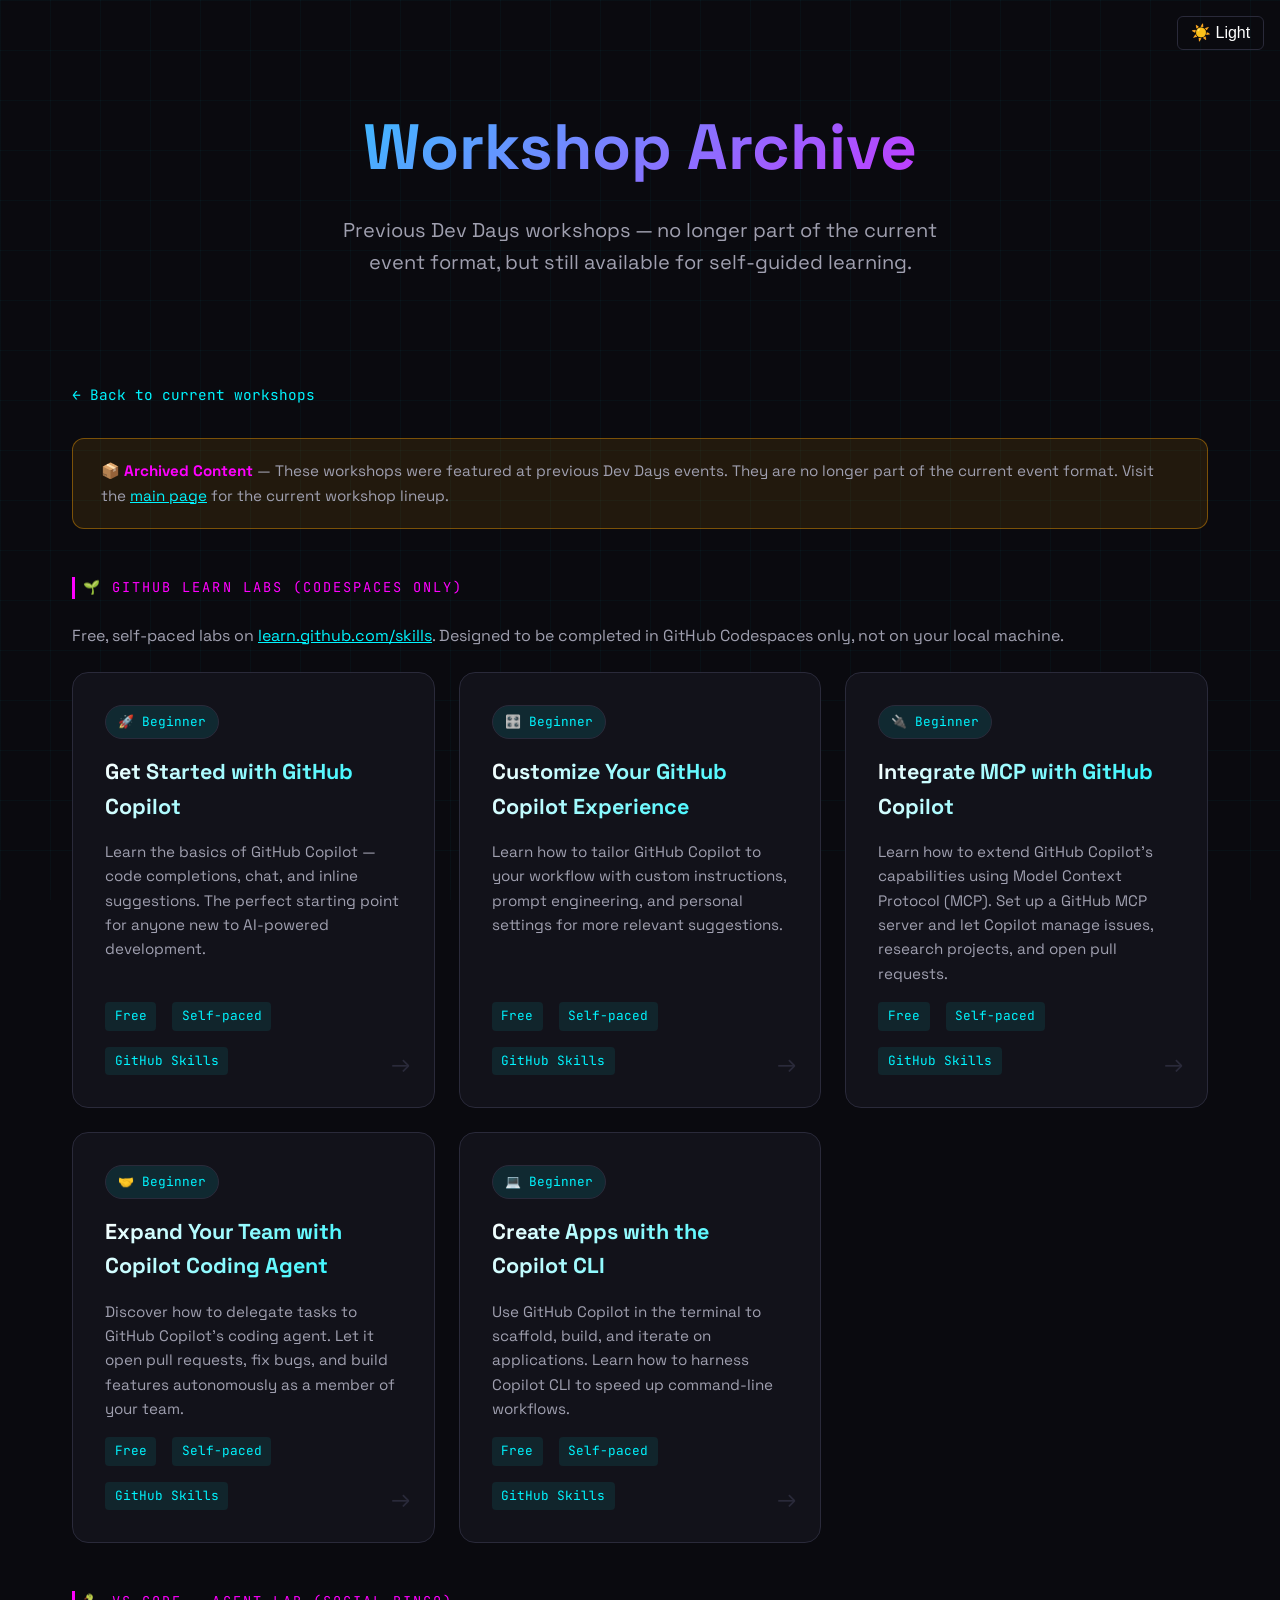
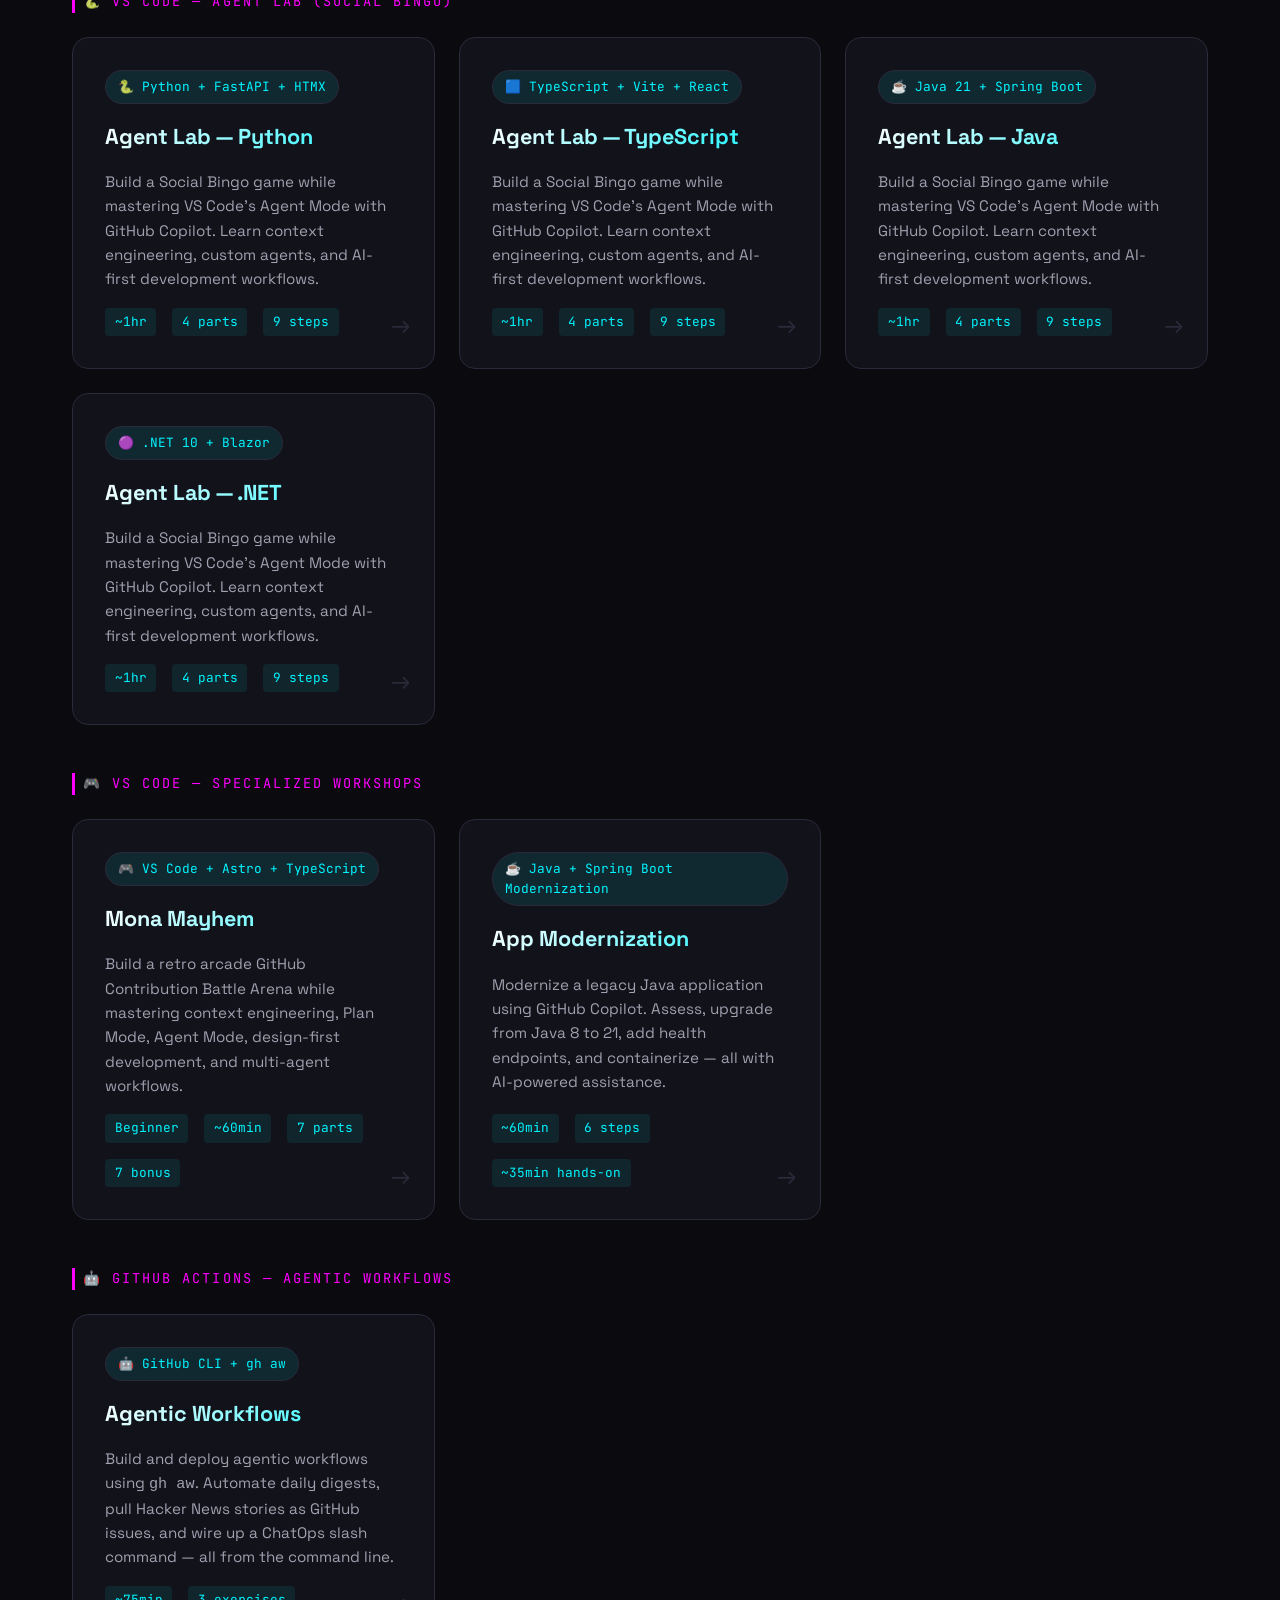
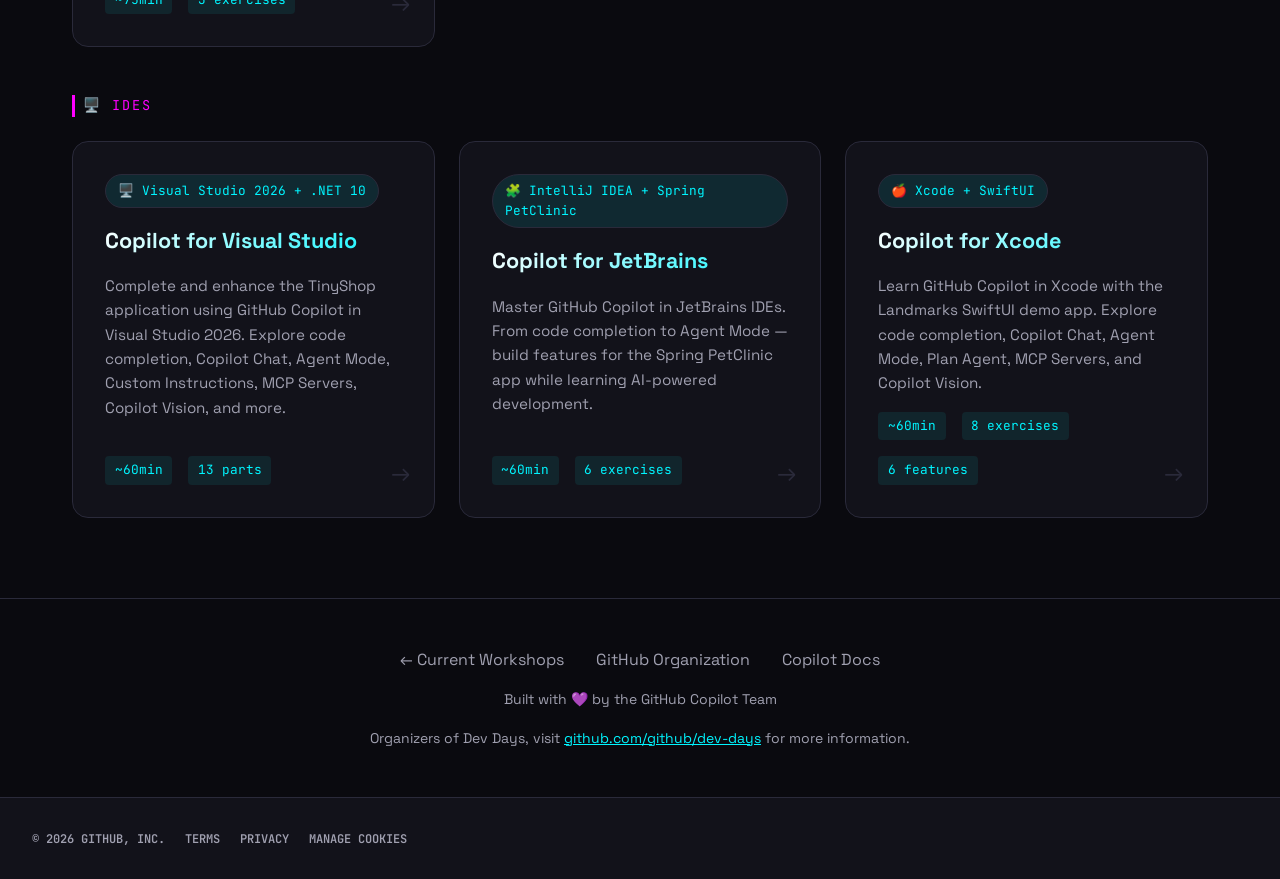
<file: website/archive.html>
<!DOCTYPE html>
<html lang="en">
<head>
    <meta charset="UTF-8">
    <meta name="viewport" content="width=device-width, initial-scale=1.0">
    <title>Workshop Archive — Dev Days</title>
    <link rel="preconnect" href="https://fonts.googleapis.com">
    <link href="https://fonts.googleapis.com/css2?family=Space+Grotesk:wght@400;500;600;700&family=JetBrains+Mono:wght@400;600&display=swap" rel="stylesheet">
    <link rel="stylesheet" href="styles.css">
    <link rel="stylesheet" href="light-theme.css">
    <script src="theme-toggle.js"></script>
    <script src="github-cookie-consent.js" defer></script>
    <style>
        .workshop-grid { display: grid; grid-template-columns: repeat(auto-fill, minmax(340px, 1fr)); gap: 1.5rem; max-width: 1200px; margin: 0 auto; }
        .workshop-card { background: var(--bg-card); border: 1px solid var(--border-color); border-radius: 16px; padding: 2rem; text-decoration: none; color: inherit; transition: all 0.3s ease; display: flex; flex-direction: column; gap: 1rem; position: relative; overflow: hidden; }
        .workshop-card:hover { border-color: var(--neon-magenta); transform: translateY(-6px); box-shadow: 0 20px 60px rgba(255,0,255,0.15); }
        .workshop-card::before { content: ''; position: absolute; top: 0; left: 0; right: 0; height: 3px; background: linear-gradient(90deg, var(--neon-cyan), var(--neon-magenta)); opacity: 0; transition: opacity 0.3s ease; }
        .workshop-card:hover::before { opacity: 1; }
        .card-badge { display: inline-block; padding: 0.35rem 0.75rem; background: rgba(0,245,255,0.1); border: 1px solid var(--border-color); border-radius: 50px; font-size: 0.8rem; color: var(--neon-cyan); font-family: 'JetBrains Mono', monospace; width: fit-content; }
        .card-title { font-size: 1.35rem; font-weight: 700; background: linear-gradient(135deg, var(--text-primary), var(--neon-cyan)); -webkit-background-clip: text; -webkit-text-fill-color: transparent; background-clip: text; }
        .card-desc { color: var(--text-secondary); font-size: 0.95rem; line-height: 1.6; flex: 1; }
        .card-meta { display: flex; gap: 1rem; flex-wrap: wrap; margin-top: auto; }
        .card-tag { font-family: 'JetBrains Mono', monospace; font-size: 0.8rem; color: var(--neon-cyan); padding: 0.25rem 0.6rem; background: rgba(0,245,255,0.08); border-radius: 4px; }
        .card-arrow { position: absolute; bottom: 1.5rem; right: 1.5rem; font-size: 1.5rem; color: var(--border-color); transition: all 0.3s ease; }
        .workshop-card:hover .card-arrow { color: var(--neon-magenta); transform: translateX(4px); }
        .category-label { font-size: 0.85rem; text-transform: uppercase; letter-spacing: 0.15em; color: var(--neon-magenta); font-family: 'JetBrains Mono', monospace; margin-bottom: 1.5rem; padding-left: 0.5rem; border-left: 3px solid var(--neon-magenta); }
        .category-section { margin-bottom: 3rem; scroll-margin-top: 5rem; }
        .learn-labs-intro { text-align: left; margin: 0 0 1.5rem; color: var(--text-secondary); font-size: 1rem; line-height: 1.6; }
        .archive-banner { background: rgba(255,165,0,0.1); border: 1px solid rgba(255,165,0,0.4); border-radius: 12px; padding: 1.25rem 1.75rem; margin-bottom: 3rem; color: var(--text-secondary); font-size: 0.95rem; line-height: 1.6; }
        .archive-banner strong { color: var(--neon-magenta); }
        .back-link { display: inline-flex; align-items: center; gap: 0.5rem; color: var(--neon-cyan); text-decoration: none; font-family: 'JetBrains Mono', monospace; font-size: 0.9rem; margin-bottom: 2rem; transition: opacity 0.2s ease; }
        .back-link:hover { opacity: 0.8; }
        @media (max-width: 768px) { .workshop-grid { grid-template-columns: 1fr; } }
    </style>
</head>
<body>
    <div style="position:fixed;top:1rem;right:1rem;z-index:1000;display:flex;gap:0.5rem;align-items:center;">
        <button class="theme-toggle" onclick="toggleTheme()">☀️ Light</button>
    </div>

    <section class="hero">
        <div class="container">
            <h1>Workshop Archive</h1>
            <p class="hero-subtitle">Previous Dev Days workshops — no longer part of the current event format, but still available for self-guided learning.</p>
        </div>
    </section>

    <section class="features">
        <div class="container">
            <a href="index.html" class="back-link">← Back to current workshops</a>

            <div class="archive-banner">
                <strong>📦 Archived Content</strong> — These workshops were featured at previous Dev Days events. They are no longer part of the current event format. Visit the <a href="index.html" style="color:var(--neon-cyan);">main page</a> for the current workshop lineup.
            </div>

            <div class="category-section" id="arch-learn-labs">
                <div class="category-label">🌱 GitHub Learn Labs (Codespaces only)</div>
                <p class="learn-labs-intro">Free, self-paced labs on <a href="https://learn.github.com/skills" target="_blank" style="color:var(--neon-cyan);">learn.github.com/skills</a>. Designed to be completed in GitHub Codespaces only, not on your local machine.</p>
                <div class="workshop-grid">
                    <a href="https://github.com/skills/getting-started-with-github-copilot" class="workshop-card" target="_blank">
                        <span class="card-badge">🚀 Beginner</span>
                        <div class="card-title">Get Started with GitHub Copilot</div>
                        <p class="card-desc">Learn the basics of GitHub Copilot — code completions, chat, and inline suggestions. The perfect starting point for anyone new to AI-powered development.</p>
                        <div class="card-meta">
                            <span class="card-tag">Free</span>
                            <span class="card-tag">Self-paced</span>
                            <span class="card-tag">GitHub Skills</span>
                        </div>
                        <span class="card-arrow">→</span>
                    </a>
                    <a href="https://github.com/skills/customize-your-github-copilot-experience" class="workshop-card" target="_blank">
                        <span class="card-badge">🎛️ Beginner</span>
                        <div class="card-title">Customize Your GitHub Copilot Experience</div>
                        <p class="card-desc">Learn how to tailor GitHub Copilot to your workflow with custom instructions, prompt engineering, and personal settings for more relevant suggestions.</p>
                        <div class="card-meta">
                            <span class="card-tag">Free</span>
                            <span class="card-tag">Self-paced</span>
                            <span class="card-tag">GitHub Skills</span>
                        </div>
                        <span class="card-arrow">→</span>
                    </a>
                    <a href="https://github.com/skills/integrate-mcp-with-copilot" class="workshop-card" target="_blank">
                        <span class="card-badge">🔌 Beginner</span>
                        <div class="card-title">Integrate MCP with GitHub Copilot</div>
                        <p class="card-desc">Learn how to extend GitHub Copilot's capabilities using Model Context Protocol (MCP). Set up a GitHub MCP server and let Copilot manage issues, research projects, and open pull requests.</p>
                        <div class="card-meta">
                            <span class="card-tag">Free</span>
                            <span class="card-tag">Self-paced</span>
                            <span class="card-tag">GitHub Skills</span>
                        </div>
                        <span class="card-arrow">→</span>
                    </a>
                    <a href="https://github.com/skills/expand-your-team-with-copilot" class="workshop-card" target="_blank">
                        <span class="card-badge">🤝 Beginner</span>
                        <div class="card-title">Expand Your Team with Copilot Coding Agent</div>
                        <p class="card-desc">Discover how to delegate tasks to GitHub Copilot's coding agent. Let it open pull requests, fix bugs, and build features autonomously as a member of your team.</p>
                        <div class="card-meta">
                            <span class="card-tag">Free</span>
                            <span class="card-tag">Self-paced</span>
                            <span class="card-tag">GitHub Skills</span>
                        </div>
                        <span class="card-arrow">→</span>
                    </a>
                    <a href="https://github.com/skills/create-applications-with-the-copilot-cli" class="workshop-card" target="_blank">
                        <span class="card-badge">💻 Beginner</span>
                        <div class="card-title">Create Apps with the Copilot CLI</div>
                        <p class="card-desc">Use GitHub Copilot in the terminal to scaffold, build, and iterate on applications. Learn how to harness Copilot CLI to speed up command-line workflows.</p>
                        <div class="card-meta">
                            <span class="card-tag">Free</span>
                            <span class="card-tag">Self-paced</span>
                            <span class="card-tag">GitHub Skills</span>
                        </div>
                        <span class="card-arrow">→</span>
                    </a>
                </div>
            </div>

            <div class="category-section" id="arch-agent-lab">
                <div class="category-label">🐍 VS Code — Agent Lab (Social Bingo)</div>
                <div class="workshop-grid">
                    <a href="https://copilot-dev-days.github.io/agent-lab-python/" class="workshop-card">
                        <span class="card-badge">🐍 Python + FastAPI + HTMX</span>
                        <div class="card-title">Agent Lab — Python</div>
                        <p class="card-desc">Build a Social Bingo game while mastering VS Code's Agent Mode with GitHub Copilot. Learn context engineering, custom agents, and AI-first development workflows.</p>
                        <div class="card-meta">
                            <span class="card-tag">~1hr</span>
                            <span class="card-tag">4 parts</span>
                            <span class="card-tag">9 steps</span>
                        </div>
                        <span class="card-arrow">→</span>
                    </a>
                    <a href="https://copilot-dev-days.github.io/agent-lab-typescript/" class="workshop-card">
                        <span class="card-badge">🟦 TypeScript + Vite + React</span>
                        <div class="card-title">Agent Lab — TypeScript</div>
                        <p class="card-desc">Build a Social Bingo game while mastering VS Code's Agent Mode with GitHub Copilot. Learn context engineering, custom agents, and AI-first development workflows.</p>
                        <div class="card-meta">
                            <span class="card-tag">~1hr</span>
                            <span class="card-tag">4 parts</span>
                            <span class="card-tag">9 steps</span>
                        </div>
                        <span class="card-arrow">→</span>
                    </a>
                    <a href="https://copilot-dev-days.github.io/agent-lab-java/" class="workshop-card">
                        <span class="card-badge">☕ Java 21 + Spring Boot</span>
                        <div class="card-title">Agent Lab — Java</div>
                        <p class="card-desc">Build a Social Bingo game while mastering VS Code's Agent Mode with GitHub Copilot. Learn context engineering, custom agents, and AI-first development workflows.</p>
                        <div class="card-meta">
                            <span class="card-tag">~1hr</span>
                            <span class="card-tag">4 parts</span>
                            <span class="card-tag">9 steps</span>
                        </div>
                        <span class="card-arrow">→</span>
                    </a>
                    <a href="https://copilot-dev-days.github.io/agent-lab-dotnet/" class="workshop-card">
                        <span class="card-badge">🟣 .NET 10 + Blazor</span>
                        <div class="card-title">Agent Lab — .NET</div>
                        <p class="card-desc">Build a Social Bingo game while mastering VS Code's Agent Mode with GitHub Copilot. Learn context engineering, custom agents, and AI-first development workflows.</p>
                        <div class="card-meta">
                            <span class="card-tag">~1hr</span>
                            <span class="card-tag">4 parts</span>
                            <span class="card-tag">9 steps</span>
                        </div>
                        <span class="card-arrow">→</span>
                    </a>
                </div>
            </div>

            <div class="category-section" id="arch-specialized">
                <div class="category-label">🎮 VS Code — Specialized Workshops</div>
                <div class="workshop-grid">
                    <a href="https://copilot-dev-days.github.io/mona-mayhem/?track=vscode" class="workshop-card">
                        <span class="card-badge">🎮 VS Code + Astro + TypeScript</span>
                        <div class="card-title">Mona Mayhem</div>
                        <p class="card-desc">Build a retro arcade GitHub Contribution Battle Arena while mastering context engineering, Plan Mode, Agent Mode, design-first development, and multi-agent workflows.</p>
                        <div class="card-meta">
                            <span class="card-tag">Beginner</span>
                            <span class="card-tag">~60min</span>
                            <span class="card-tag">7 parts</span>
                            <span class="card-tag">7 bonus</span>
                        </div>
                        <span class="card-arrow">→</span>
                    </a>
                    <a href="https://copilot-dev-days.github.io/appmod-workshop-java/" class="workshop-card">
                        <span class="card-badge">☕ Java + Spring Boot Modernization</span>
                        <div class="card-title">App Modernization</div>
                        <p class="card-desc">Modernize a legacy Java application using GitHub Copilot. Assess, upgrade from Java 8 to 21, add health endpoints, and containerize — all with AI-powered assistance.</p>
                        <div class="card-meta">
                            <span class="card-tag">~60min</span>
                            <span class="card-tag">6 steps</span>
                            <span class="card-tag">~35min hands-on</span>
                        </div>
                        <span class="card-arrow">→</span>
                    </a>
                </div>
            </div>

            <div class="category-section" id="arch-actions">
                <div class="category-label">🤖 GitHub Actions — Agentic Workflows</div>
                <div class="workshop-grid">
                    <a href="https://copilot-dev-days.github.io/agentic-workflows-workshop/" class="workshop-card">
                        <span class="card-badge">🤖 GitHub CLI + gh aw</span>
                        <div class="card-title">Agentic Workflows</div>
                        <p class="card-desc">Build and deploy agentic workflows using <code>gh aw</code>. Automate daily digests, pull Hacker News stories as GitHub issues, and wire up a ChatOps slash command — all from the command line.</p>
                        <div class="card-meta">
                            <span class="card-tag">~75min</span>
                            <span class="card-tag">3 exercises</span>
                        </div>
                        <span class="card-arrow">→</span>
                    </a>
                </div>
            </div>

            <div class="category-section" id="arch-ides">
                <div class="category-label">🖥️ IDEs</div>
                <div class="workshop-grid">
                    <a href="https://dotnet-presentations.github.io/visual-studio-github-copilot-lab/" class="workshop-card">
                        <span class="card-badge">🖥️ Visual Studio 2026 + .NET 10</span>
                        <div class="card-title">Copilot for Visual Studio</div>
                        <p class="card-desc">Complete and enhance the TinyShop application using GitHub Copilot in Visual Studio 2026. Explore code completion, Copilot Chat, Agent Mode, Custom Instructions, MCP Servers, Copilot Vision, and more.</p>
                        <div class="card-meta">
                            <span class="card-tag">~60min</span>
                            <span class="card-tag">13 parts</span>
                        </div>
                        <span class="card-arrow">→</span>
                    </a>
                    <a href="https://copilot-dev-days.github.io/jetbrains-workshop/" class="workshop-card">
                        <span class="card-badge">🧩 IntelliJ IDEA + Spring PetClinic</span>
                        <div class="card-title">Copilot for JetBrains</div>
                        <p class="card-desc">Master GitHub Copilot in JetBrains IDEs. From code completion to Agent Mode — build features for the Spring PetClinic app while learning AI-powered development.</p>
                        <div class="card-meta">
                            <span class="card-tag">~60min</span>
                            <span class="card-tag">6 exercises</span>
                        </div>
                        <span class="card-arrow">→</span>
                    </a>
                    <a href="https://copilot-dev-days.github.io/xcode-workshop/" class="workshop-card">
                        <span class="card-badge">🍎 Xcode + SwiftUI</span>
                        <div class="card-title">Copilot for Xcode</div>
                        <p class="card-desc">Learn GitHub Copilot in Xcode with the Landmarks SwiftUI demo app. Explore code completion, Copilot Chat, Agent Mode, Plan Agent, MCP Servers, and Copilot Vision.</p>
                        <div class="card-meta">
                            <span class="card-tag">~60min</span>
                            <span class="card-tag">8 exercises</span>
                            <span class="card-tag">6 features</span>
                        </div>
                        <span class="card-arrow">→</span>
                    </a>
                </div>
            </div>
        </div>
    </section>

    <footer>
        <div class="container">
            <div class="footer-links">
                <a href="index.html">← Current Workshops</a>
                <a href="https://github.com/github/dev-days" target="_blank">GitHub Organization</a>
                <a href="https://docs.github.com/en/copilot" target="_blank">Copilot Docs</a>
            </div>
            <p class="footer-credit">Built with 💜 by the GitHub Copilot Team</p>
            <p class="footer-credit" style="margin-top: 1rem;">Organizers of Dev Days, visit <a href="https://github.com/github/dev-days" target="_blank" style="color: var(--neon-cyan);">github.com/github/dev-days</a> for more information.</p>
        </div>
        <div class="subfooter-bar">
            <div class="subfooter">
                <nav aria-label="Legal and Resource Links" class="subfooter-legal-nav">
                    <ul class="subfooter-legal">
                        <li class="subfooter-copyright"><time datetime="2026">© 2026 GitHub, Inc.</time></li>
                        <li><a href="https://docs.github.com/site-policy/github-terms/github-terms-of-service">Terms</a></li>
                        <li><a href="https://docs.github.com/site-policy/privacy-policies/github-privacy-statement">Privacy</a></li>
                        <li>
                            <cookie-consent-link>
                                <button type="button" class="cookie-button" data-action="click:cookie-consent-link#showConsentManagement" data-analytics-event='{"location":"footer","tag":"link","action":"cookies","context":"subfooter"}'>Manage cookies</button>
                            </cookie-consent-link>
                        </li>
                    </ul>
                </nav>
            </div>
        </div>
    </footer>
    <ghcc-consent
        id="ghcc"
        data-locale="en"
        data-initial-cookie-consent-allowed=""
        data-cookie-consent-required="false"
        style="position:fixed;bottom:0;left:0;z-index:999999"
    ></ghcc-consent>
</body>
</html>
</file>
<file: website/styles.css>
:root {
    --bg-dark: #0a0a0f;
    --bg-card: #12121a;
    --neon-cyan: #00f5ff;
    --neon-magenta: #ff00ff;
    --neon-purple: #b366ff;
    --text-primary: #ffffff;
    --text-secondary: #a0a0b0;
    --border-color: #2a2a3a;
}
* { margin: 0; padding: 0; box-sizing: border-box; }
body { font-family: 'Space Grotesk', sans-serif; background: var(--bg-dark); color: var(--text-primary); line-height: 1.6; min-height: 100vh; }
body::before { content: ''; position: fixed; top: 0; left: 0; width: 100%; height: 100%; background: linear-gradient(90deg, rgba(0,245,255,0.03) 1px, transparent 1px), linear-gradient(rgba(0,245,255,0.03) 1px, transparent 1px); background-size: 50px 50px; pointer-events: none; z-index: -1; }
.container { max-width: 1200px; margin: 0 auto; padding: 0 2rem; }
.hero { padding: 6rem 0 2.5rem; text-align: center; position: relative; }
/* Official, unmodified artwork from https://brand.github.com/GitHub_Logos.zip. */
.hero-logo { width: 64px; margin: 0 auto 1.5rem; }
.hero-logo img { display: block; width: 100%; height: auto; }
.hero-logo .github-mark-light { display: none; }
html[data-theme="light"] .hero-logo .github-mark-dark { display: none; }
html[data-theme="light"] .hero-logo .github-mark-light { display: block; }
.hero-badge { display: inline-block; padding: 0.5rem 1rem; background: rgba(0,245,255,0.1); border: 1px solid var(--neon-cyan); border-radius: 50px; font-size: 0.875rem; color: var(--neon-cyan); margin-bottom: 2rem; font-family: 'JetBrains Mono', monospace; }
.hero h1 { font-size: clamp(2.5rem, 6vw, 4rem); font-weight: 700; margin-bottom: 1rem; background: linear-gradient(135deg, var(--neon-cyan), var(--neon-magenta)); -webkit-background-clip: text; -webkit-text-fill-color: transparent; background-clip: text; }
.hero-subtitle { font-size: 1.25rem; color: var(--text-secondary); max-width: 600px; margin: 0 auto 2rem; }
.hero-cta { display: flex; gap: 1rem; justify-content: center; flex-wrap: wrap; }
.btn { display: inline-flex; align-items: center; gap: 0.5rem; padding: 1rem 2rem; border-radius: 8px; font-weight: 600; text-decoration: none; transition: all 0.3s ease; font-size: 1rem; }
.btn-primary { background: linear-gradient(135deg, var(--neon-cyan), var(--neon-purple)); color: var(--bg-dark); }
.btn-primary:hover { transform: translateY(-2px); box-shadow: 0 10px 40px rgba(0,245,255,0.3); }
.btn-secondary { background: transparent; border: 2px solid var(--border-color); color: var(--text-primary); }
.btn-secondary:hover { border-color: var(--neon-cyan); color: var(--neon-cyan); }
.stats { display: flex; justify-content: center; gap: 3rem; margin-top: 2.5rem; flex-wrap: wrap; }
.stat { text-align: center; }
.stat-value { font-size: 2rem; font-weight: 700; color: var(--neon-cyan); font-family: 'JetBrains Mono', monospace; }
.stat-label { font-size: 0.875rem; color: var(--text-secondary); margin-top: 0.25rem; }
.features { padding: 2rem 0; }
.section-title { font-size: 2rem; text-align: center; margin-bottom: 3rem; }
.features-grid { display: grid; grid-template-columns: repeat(auto-fit, minmax(280px, 1fr)); gap: 1.5rem; }
.feature-card { background: var(--bg-card); border: 1px solid var(--border-color); border-radius: 12px; padding: 2rem; transition: all 0.3s ease; }
.feature-card:hover { border-color: var(--neon-cyan); transform: translateY(-4px); }
.feature-icon { font-size: 2.5rem; margin-bottom: 1rem; }
.feature-card h3 { font-size: 1.25rem; margin-bottom: 0.5rem; }
.feature-card p { color: var(--text-secondary); font-size: 0.95rem; }
.workshop { padding: 4rem 0; }
.parts-list { display: flex; flex-direction: column; gap: 1rem; max-width: 800px; margin: 0 auto; }
.part-card { display: flex; align-items: center; gap: 1.5rem; background: var(--bg-card); border: 1px solid var(--border-color); border-radius: 12px; padding: 1.5rem; text-decoration: none; color: inherit; transition: all 0.3s ease; }
.part-card:hover { border-color: var(--neon-magenta); background: rgba(255,0,255,0.05); }
.part-number { width: 50px; height: 50px; display: flex; align-items: center; justify-content: center; background: linear-gradient(135deg, var(--neon-cyan), var(--neon-magenta)); border-radius: 12px; font-weight: 700; font-size: 1.25rem; color: var(--bg-dark); flex-shrink: 0; }
.part-content { flex: 1; }
.part-content h3 { font-size: 1.1rem; margin-bottom: 0.25rem; }
.part-content p { color: var(--text-secondary); font-size: 0.9rem; }
.part-time { font-family: 'JetBrains Mono', monospace; font-size: 0.875rem; color: var(--neon-cyan); padding: 0.25rem 0.75rem; background: rgba(0,245,255,0.1); border-radius: 50px; }
.prereqs { padding: 4rem 0; background: var(--bg-card); }
.prereqs-grid { display: grid; grid-template-columns: repeat(auto-fit, minmax(200px, 1fr)); gap: 1rem; max-width: 800px; margin: 0 auto; }
.prereq-item { display: flex; align-items: center; gap: 0.75rem; padding: 1rem; background: var(--bg-dark); border-radius: 8px; }
.prereq-check { color: var(--neon-cyan); font-size: 1.25rem; }
footer { padding: 3rem 0; text-align: center; border-top: 1px solid var(--border-color); }
footer:has(.subfooter-bar) { padding-bottom: 0; }
.footer-links { display: flex; justify-content: center; gap: 2rem; margin-bottom: 1rem; flex-wrap: wrap; }
.footer-links a { color: var(--text-secondary); text-decoration: none; transition: color 0.3s ease; }
.footer-links a:hover { color: var(--neon-cyan); }
.footer-credit { color: var(--text-secondary); font-size: 0.875rem; }
.subfooter-bar { margin-top: 3rem; background-color: var(--bg-card); border-top: 1px solid var(--border-color); }
.subfooter { display: flex; align-items: center; flex-direction: column; gap: 1rem; max-width: 1280px; margin: 0 auto; padding: 2rem 1.5rem; color: var(--text-secondary); text-align: left; }
.subfooter ul { list-style: none; }
.subfooter a { color: inherit; text-decoration: none; }
.subfooter a:hover { color: var(--text-primary); text-decoration: underline; }
.subfooter-legal-nav { color: var(--text-secondary); font-family: 'JetBrains Mono', monospace; font-size: 0.75rem; font-weight: 600; line-height: 1.5; }
.subfooter-legal { display: flex; align-items: center; justify-content: center; flex-wrap: wrap; gap: 1rem 1.25rem; text-transform: uppercase; }
.subfooter-copyright { white-space: nowrap; }
.cookie-button { padding: 0; border: 0; background: transparent; color: inherit; font: inherit; letter-spacing: inherit; text-transform: inherit; cursor: pointer; }
.cookie-button:hover { color: var(--text-primary); text-decoration: underline; }
.cookie-button:focus-visible { border-radius: 4px; outline: 2px solid var(--neon-cyan); outline-offset: 2px; }
.subfooter-social-and-locale { display: flex; align-items: center; justify-content: center; flex-wrap: wrap; gap: 2rem; }
.social-links { display: flex; align-items: center; justify-content: center; flex-wrap: wrap; gap: 1rem; }
.social-links a { display: inline-flex; align-items: center; justify-content: center; width: 24px; height: 24px; }
.social-links a:hover { text-decoration: none; }
.social-links svg { display: block; width: 18px; height: 18px; max-width: 100%; max-height: 100%; fill: currentColor; }
.subfooter a:focus-visible { outline: 2px solid var(--neon-cyan); outline-offset: 3px; }
@media (min-width: 768px) {
    .subfooter { flex-direction: row; justify-content: space-between; padding-inline: 2rem; }
    .subfooter-legal { justify-content: flex-start; }
}
@media (max-width: 768px) {
    .hero { padding: 4rem 0 3rem; }
    .stats { gap: 2rem; }
    .part-card { flex-direction: column; text-align: center; }
    .part-time { margin-top: 0.5rem; }
}

/* --- Locale Picker --- */
.locale-picker { position: relative; display: inline-flex; }
.locale-toggle { display: flex; align-items: center; justify-content: center; gap: 0.5rem; padding: 0.5rem 0.75rem; border: 1px solid var(--border-color); border-radius: 6px; background: transparent; color: var(--text-secondary); font-family: inherit; font-size: 0.75rem; font-weight: 600; line-height: 1; cursor: pointer; }
.locale-toggle:hover { color: var(--text-primary); border-color: var(--text-secondary); }
.locale-toggle:focus-visible { outline: 2px solid var(--neon-cyan); outline-offset: 2px; }
.locale-toggle svg { width: 16px; height: 16px; fill: currentColor; }
.locale-chevron { margin-left: 0.25rem; }
.locale-picker ul { display: none; position: absolute; right: 0; bottom: calc(100% + 0.5rem); margin: 0; padding: 4px 0; list-style: none; background: var(--bg-card); border: 1px solid var(--border-color); border-radius: 10px; box-shadow: 0 4px 12px rgba(0,0,0,0.3); z-index: 100; min-width: 200px; text-align: left; }
.locale-picker li { padding: 8px 16px; cursor: pointer; font-size: 0.9rem; color: var(--text-primary); white-space: nowrap; transition: background 0.15s; }
.locale-picker li:focus-visible { outline: 2px solid var(--neon-cyan); outline-offset: -2px; }
.locale-picker li:hover { background: var(--neon-magenta); color: #fff; }
.locale-picker li.active { font-weight: 600; color: var(--neon-cyan); }
.locale-picker li.active:hover { color: #fff; }
.footer-locale-picker { display: flex; justify-content: center; margin-top: 2rem; }
</file>
<file: website/light-theme.css>
html[data-theme="light"] {
    --bg-dark: #f5f5f7;
    --bg-card: #ffffff;
    --bg-code: #f0f0f5;
    --neon-cyan: #0077b6;
    --neon-magenta: #c2185b;
    --neon-purple: #7b1fa2;
    --text-primary: #1a1a2e;
    --text-secondary: #555570;
    --border-color: #d0d0dd;
    --success-green: #2e7d32;
    --warning-yellow: #f9a825;
}

html[data-theme="light"] body::before {
    background: linear-gradient(90deg, rgba(0,119,182,0.05) 1px, transparent 1px),
                linear-gradient(rgba(0,119,182,0.05) 1px, transparent 1px);
}

html[data-theme="light"] .hero::before {
    background: radial-gradient(ellipse at 50% 0%, rgba(0,119,182,0.15), transparent 70%);
}

html[data-theme="light"] .header {
    background: rgba(245,245,247,0.95);
}

html[data-theme="light"] code,
html[data-theme="light"] pre {
    background: var(--bg-code);
    color: #1a1a2e;
}

html[data-theme="light"] .btn-secondary {
    border-color: var(--border-color);
    color: var(--text-primary);
}

html[data-theme="light"] .btn-secondary:hover {
    background: rgba(0,119,182,0.1);
    border-color: var(--neon-cyan);
}

html[data-theme="light"] .card {
    box-shadow: 0 2px 8px rgba(0,0,0,0.08);
}

.theme-toggle {
    background: none;
    border: 1px solid var(--border-color);
    color: var(--text-primary);
    cursor: pointer;
    padding: 0.4rem 0.8rem;
    border-radius: 6px;
    font-size: 1rem;
    transition: all 0.3s ease;
    display: inline-flex;
    align-items: center;
    gap: 0.4rem;
}

.theme-toggle:hover {
    border-color: var(--neon-cyan);
    color: var(--neon-cyan);
}
</file>
